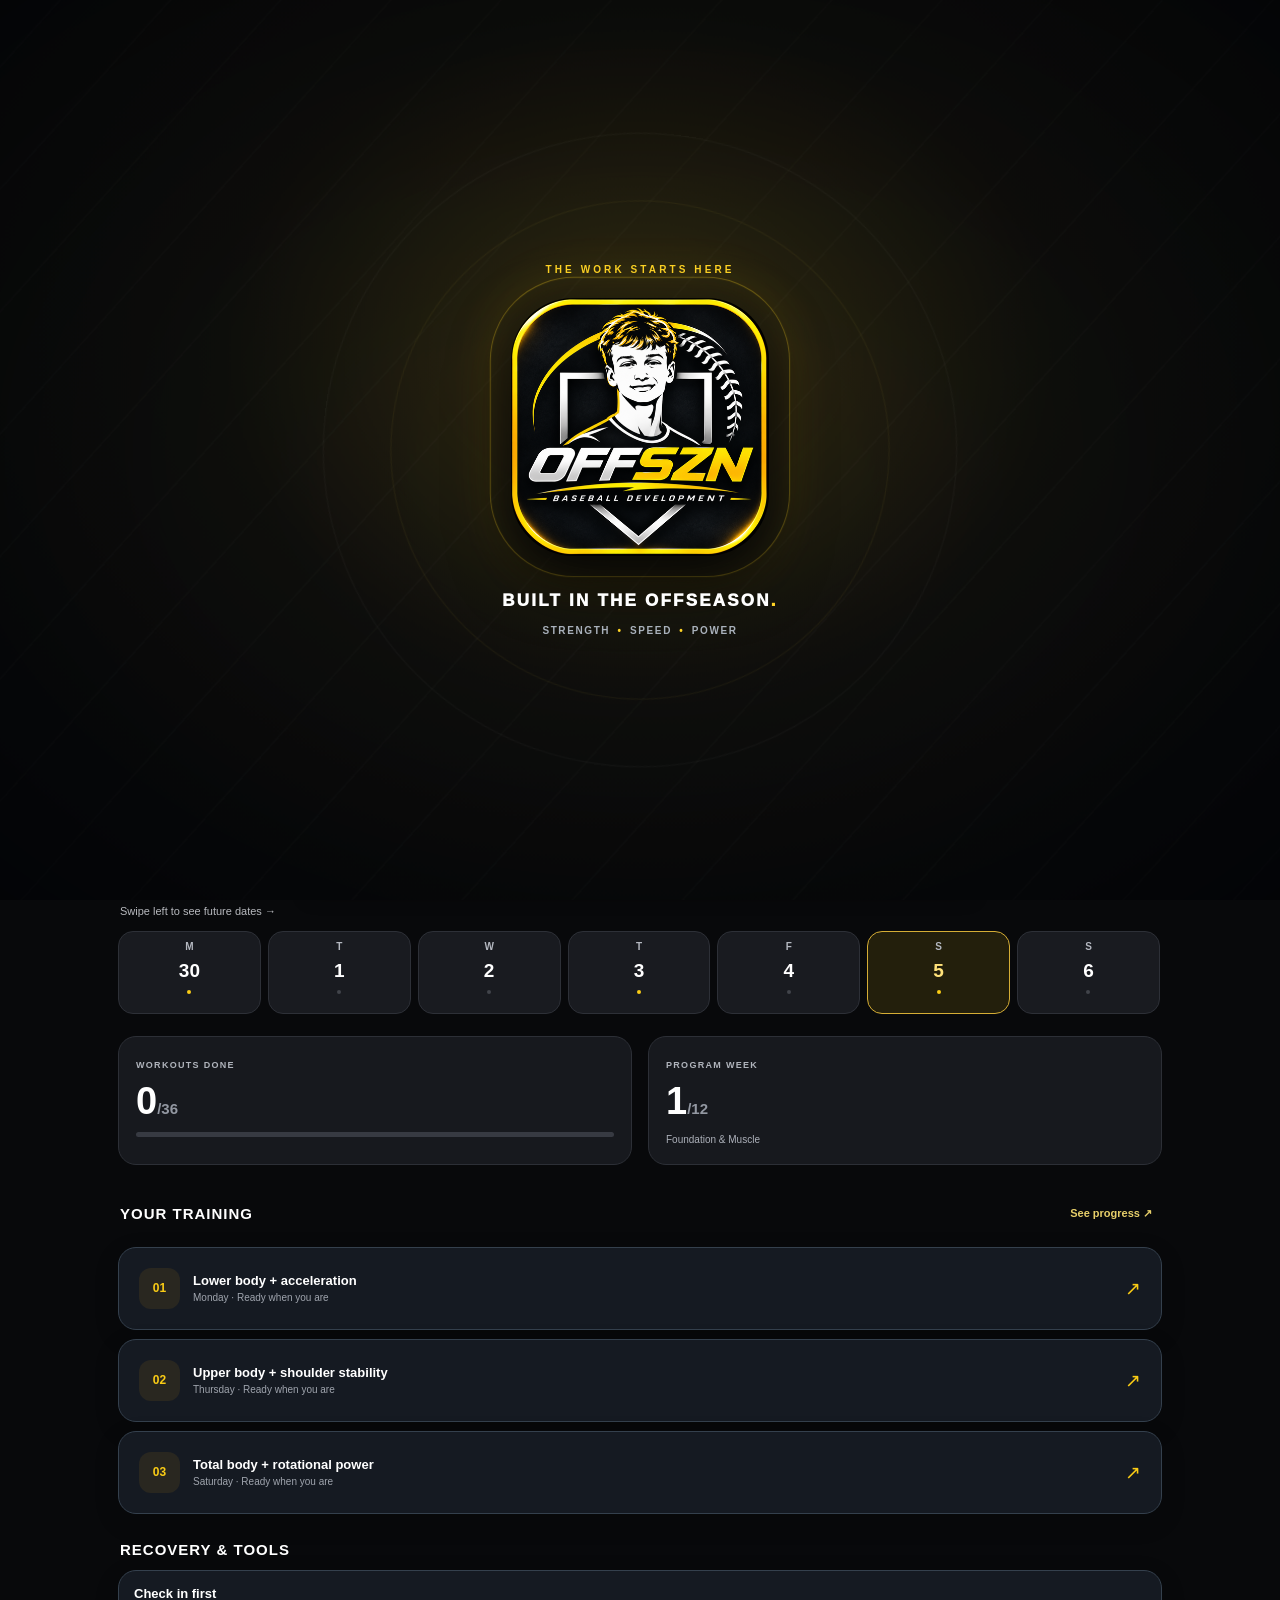
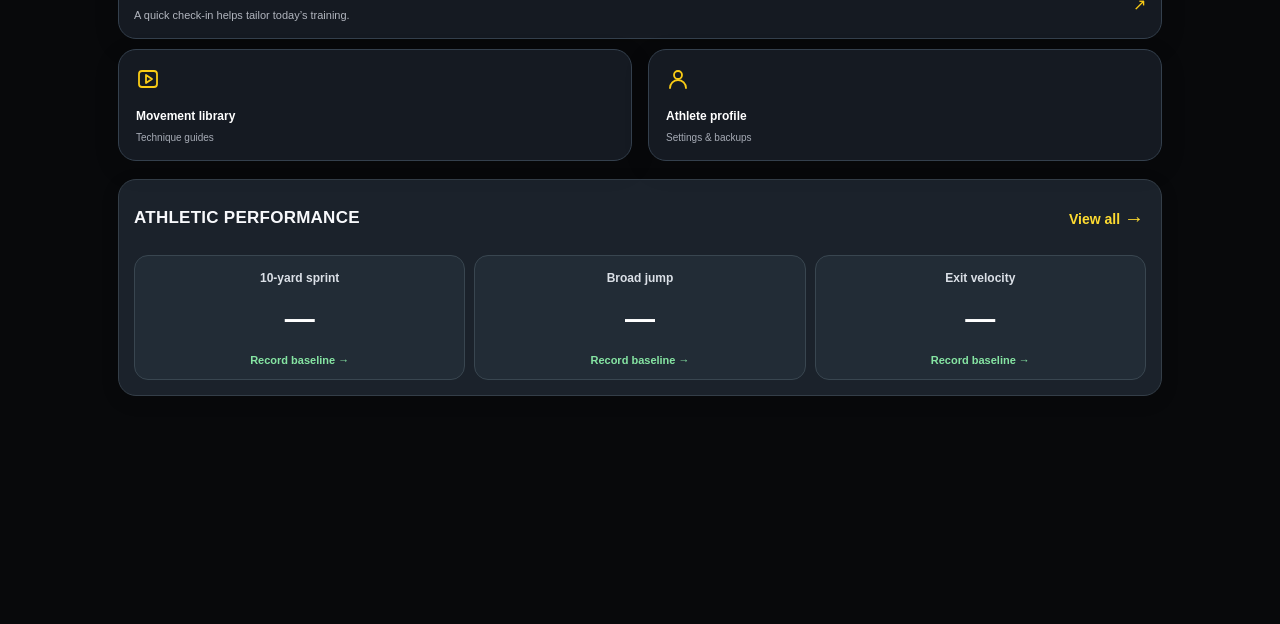
<file: index.html>
<!doctype html><html lang="en"><head><meta charset="utf-8"><meta name="viewport" content="width=device-width,initial-scale=1,viewport-fit=cover"><meta name="theme-color" content="#08090b"><meta name="apple-mobile-web-app-capable" content="yes"><meta name="apple-mobile-web-app-title" content="OFFSZN"><meta name="description" content="OFFSZN baseball strength, speed and athletic development tracker"><link rel="manifest" href="manifest.webmanifest?v=870"><link rel="apple-touch-icon" href="icon-180.png?v=870"><link rel="stylesheet" href="style.css?v=870"><title>OFFSZN | Baseball Development</title></head><body><div id="offsznIntro" class="offszn-intro" role="dialog" aria-label="OFFSZN opening animation" aria-modal="false">
  <div class="intro-atmosphere" aria-hidden="true"></div>
  <div class="intro-speedline intro-speedline-one" aria-hidden="true"></div>
  <div class="intro-speedline intro-speedline-two" aria-hidden="true"></div>
  <div class="intro-orbit intro-orbit-one" aria-hidden="true"></div>
  <div class="intro-orbit intro-orbit-two" aria-hidden="true"></div>
  <div class="intro-content">
    <div class="intro-overline">THE WORK STARTS HERE</div>
    <div class="intro-icon-wrap"><span class="intro-icon-halo" aria-hidden="true"></span><img src="icon-512.png?v=870" class="intro-logo" alt="OFFSZN baseball development logo"><span class="intro-shine" aria-hidden="true"></span></div>
    <div class="intro-tagline">BUILT IN THE OFFSEASON<span class="intro-period">.</span></div>
    <div class="intro-bottomline">STRENGTH <span>•</span> SPEED <span>•</span> POWER</div>
  </div>
</div><header><div class="brand"><button type="button" id="headerAvatar" class="header-avatar" aria-label="Open athlete profile" onclick="nav('profile')">JR</button><div><div class="eyebrow" id="headerAthleteName">OFFSZN · BASEBALL DEVELOPMENT</div><div class="brand-title">OFFSZN</div></div></div><div class="header-right"><div id="headerDate" class="header-date"></div><button id="headerSettings" class="header-settings" type="button" aria-label="Open settings" title="Settings" onclick="tab==='settings'?closeSettings():openSettings()"><svg viewBox="0 0 24 24" fill="none" stroke="currentColor" stroke-width="1.8" stroke-linecap="round" stroke-linejoin="round" aria-hidden="true"><path d="M10.4 2.6h3.2l.6 2.1a8 8 0 0 1 1.8.8l2-.9 2.3 2.3-.9 2a8 8 0 0 1 .8 1.8l2.1.6v3.2l-2.1.6a8 8 0 0 1-.8 1.8l.9 2-2.3 2.3-2-.9a8 8 0 0 1-1.8.8l-.6 2.1h-3.2l-.6-2.1a8 8 0 0 1-1.8-.8l-2 .9-2.3-2.3.9-2a8 8 0 0 1-.8-1.8l-2.1-.6v-3.2l2.1-.6a8 8 0 0 1 .8-1.8l-.9-2 2.3-2.3 2 .9a8 8 0 0 1 1.8-.8z"/><circle cx="12" cy="12" r="3.1"/></svg></button></div></header><main id="app" class="container" aria-live="polite"></main><nav id="bottomNav" aria-label="Main navigation"></nav><div id="timerDock" class="timer-dock hidden"></div><div id="toast" class="toast hidden" role="status"></div><script>(function(){
  var el=document.getElementById('offsznIntro');if(!el)return;
  var closed=false, timer=null;
  function close(){if(closed)return;closed=true;if(timer)clearTimeout(timer);el.classList.add('intro-exit');window.setTimeout(function(){if(el.parentNode)el.parentNode.removeChild(el)},750)}
  if(window.matchMedia&&window.matchMedia('(prefers-reduced-motion: reduce)').matches){close();return}
  timer=window.setTimeout(close,5100);
  window.addEventListener('pageshow',function(e){if(e.persisted)close()});
  document.addEventListener('visibilitychange',function(){if(document.visibilityState==='hidden')close()});
})();</script><script src="program.js?v=870"></script><script src="movement_catalog.js?v=870"></script><script src="app.js?v=870"></script></body></html>
</file>
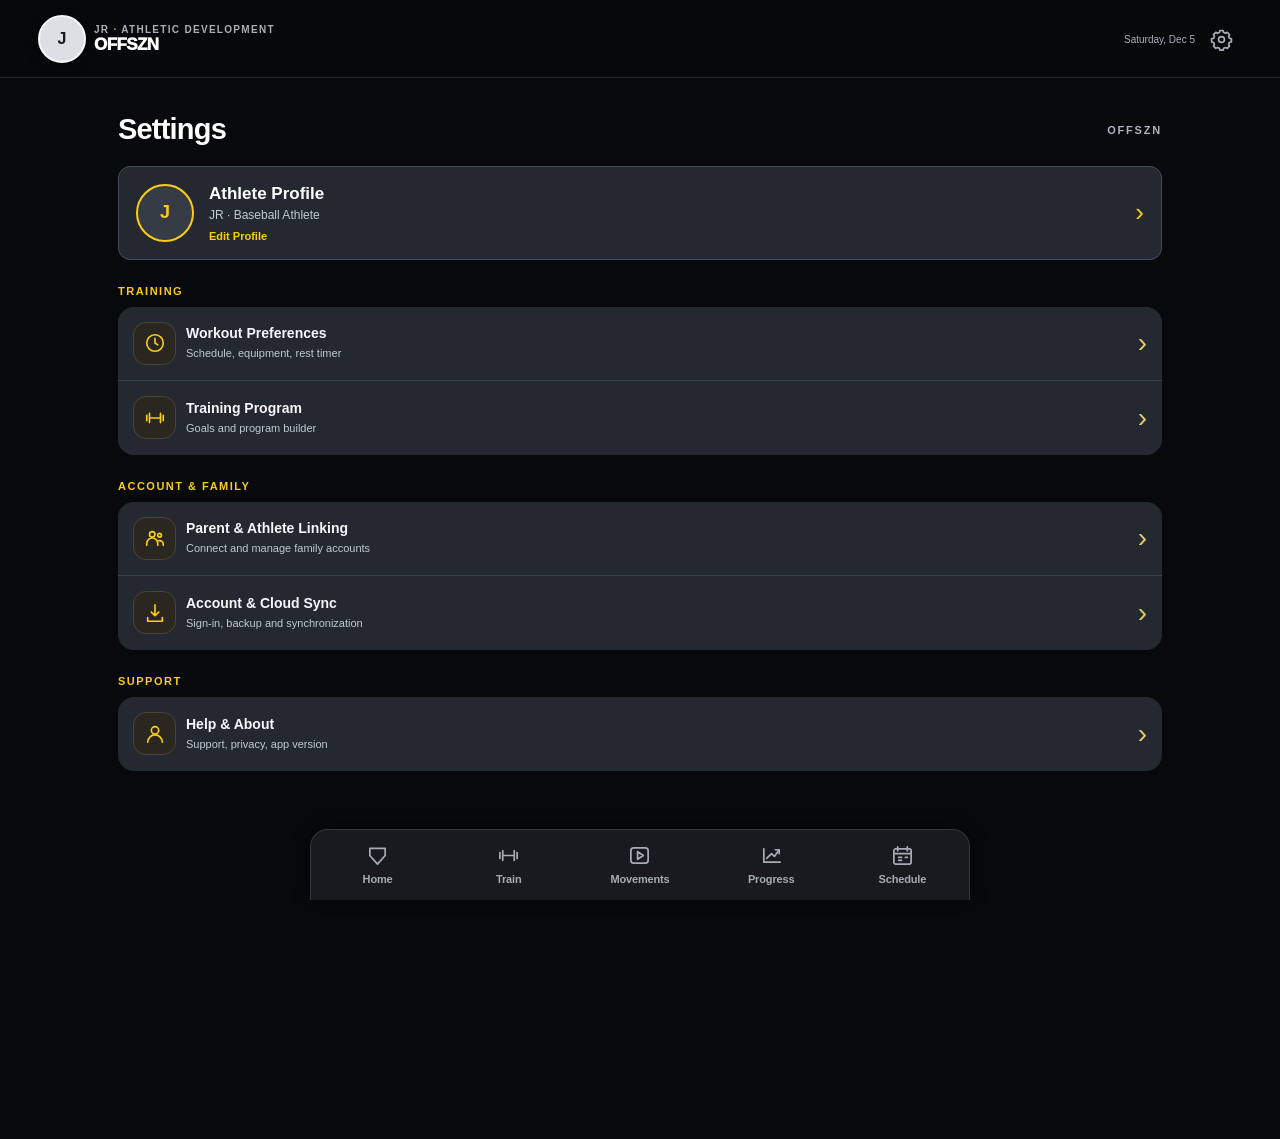
<file: preview.html>
<!doctype html><html lang="en"><head><meta charset="utf-8"><meta name="viewport" content="width=device-width,initial-scale=1,viewport-fit=cover"><meta name="theme-color" content="#08090b"><meta name="apple-mobile-web-app-capable" content="yes"><meta name="apple-mobile-web-app-title" content="OFFSZN"><meta name="description" content="OFFSZN baseball strength, speed and athletic development tracker"><link rel="manifest" href="manifest.webmanifest?v=856"><link rel="apple-touch-icon" href="icon-180.png?v=856"><link rel="stylesheet" href="style.css?v=856"><title>OFFSZN | Baseball Development</title></head><body><div id="offsznIntro" class="offszn-intro" role="dialog" aria-label="OFFSZN opening animation" aria-modal="false">
  <div class="intro-atmosphere" aria-hidden="true"></div>
  <div class="intro-speedline intro-speedline-one" aria-hidden="true"></div>
  <div class="intro-speedline intro-speedline-two" aria-hidden="true"></div>
  <div class="intro-orbit intro-orbit-one" aria-hidden="true"></div>
  <div class="intro-orbit intro-orbit-two" aria-hidden="true"></div>
  <div class="intro-content">
    <div class="intro-overline">THE WORK STARTS HERE</div>
    <div class="intro-icon-wrap"><span class="intro-icon-halo" aria-hidden="true"></span><img src="icon-512.png?v=856" class="intro-logo" alt="OFFSZN baseball development logo"><span class="intro-shine" aria-hidden="true"></span></div>
    <div class="intro-tagline">BUILT IN THE OFFSEASON<span class="intro-period">.</span></div>
    <div class="intro-bottomline">STRENGTH <span>•</span> SPEED <span>•</span> POWER</div>
  </div>
</div><header><div class="brand"><button type="button" id="headerAvatar" class="header-avatar" aria-label="Open athlete profile" onclick="nav('profile')">JR</button><div><div class="eyebrow" id="headerAthleteName">OFFSZN · BASEBALL DEVELOPMENT</div><div class="brand-title">OFFSZN</div></div></div><div class="header-right"><div id="headerDate" class="header-date"></div><button id="headerSettings" class="header-settings" type="button" aria-label="Open settings" title="Settings" onclick="tab==='settings'?closeSettings():openSettings()"><svg viewBox="0 0 24 24" fill="none" stroke="currentColor" stroke-width="1.8" stroke-linecap="round" stroke-linejoin="round" aria-hidden="true"><path d="M10.4 2.6h3.2l.6 2.1a8 8 0 0 1 1.8.8l2-.9 2.3 2.3-.9 2a8 8 0 0 1 .8 1.8l2.1.6v3.2l-2.1.6a8 8 0 0 1-.8 1.8l.9 2-2.3 2.3-2-.9a8 8 0 0 1-1.8.8l-.6 2.1h-3.2l-.6-2.1a8 8 0 0 1-1.8-.8l-2 .9-2.3-2.3.9-2a8 8 0 0 1-.8-1.8l-2.1-.6v-3.2l2.1-.6a8 8 0 0 1 .8-1.8l-.9-2 2.3-2.3 2 .9a8 8 0 0 1 1.8-.8z"/><circle cx="12" cy="12" r="3.1"/></svg></button></div></header><main id="app" class="container" aria-live="polite"></main><nav id="bottomNav" aria-label="Main navigation"></nav><div id="timerDock" class="timer-dock hidden"></div><div id="toast" class="toast hidden" role="status"></div><script>(function(){
  var el=document.getElementById('offsznIntro');if(!el)return;
  var closed=false, timer=null;
  function close(){if(closed)return;closed=true;if(timer)clearTimeout(timer);el.classList.add('intro-exit');window.setTimeout(function(){if(el.parentNode)el.parentNode.removeChild(el)},750)}
  if(window.matchMedia&&window.matchMedia('(prefers-reduced-motion: reduce)').matches){close();return}
  timer=window.setTimeout(close,5100);
  window.addEventListener('pageshow',function(e){if(e.persisted)close()});
  document.addEventListener('visibilitychange',function(){if(document.visibilityState==='hidden')close()});
})();</script><script src="program.js?v=856"></script><script src="movement_catalog.js?v=856"></script><script src="app.js?v=856"></script><script>setTimeout(()=>{document.getElementById("offsznIntro")?.remove();openSettings()},300)</script></body></html>
</file>
<file: style.css>
:root{--bg:#08090a;--panel:#151719;--panel2:#222529;--border:#454a50;--ink:#f6f6f7;--muted:#aeb2bc;--red:#cbd0d5;--red2:#838a91;--green:#d2d8dd;--amber:#c3c9cf;--radius:17px;font-family:system-ui,-apple-system,BlinkMacSystemFont,"Segoe UI",sans-serif;color:var(--ink);background:var(--bg)}*{box-sizing:border-box}body{margin:0;padding-bottom:92px}header{position:sticky;top:0;z-index:6;background:#0d0f15ed;backdrop-filter:blur(14px);border-bottom:1px solid var(--border);padding:12px max(15px,calc((100vw - 940px)/2))}.brand{display:flex;gap:11px;align-items:center}.mark{width:47px;height:47px;display:grid;place-items:center;background:var(--red);font-size:22px;font-weight:1000;transform:skew(-7deg);border-radius:7px}.mark span{font-size:10px;align-self:start;margin-left:-7px}.eyebrow{font-size:10px;letter-spacing:2px;font-weight:900;color:#d5d9dd}.brand-title{font-size:17px;letter-spacing:1px;font-weight:950}.brand-title b{color:var(--red)}.header-date{font-size:11px;color:var(--muted);margin-top:7px}.container{max-width:940px;margin:auto;padding:16px}h1{font-size:27px;line-height:1.1;margin:7px 0 12px;font-weight:950;letter-spacing:-.5px}h2{font-size:19px;margin:5px 0 13px}h3{font-size:16px;margin:8px 0}p{line-height:1.5;color:var(--muted)}small,.muted{color:var(--muted)}.card{background:var(--panel);border:1px solid var(--border);border-radius:var(--radius);padding:16px;margin-bottom:13px;box-shadow:0 6px 24px #0002}.hero{background:linear-gradient(145deg,#282b2f 0%,#191b1d 58%,#151719 100%);border-color:#535960}.row{display:flex;justify-content:space-between;align-items:center;gap:10px;flex-wrap:wrap}.grid{display:grid;grid-template-columns:repeat(2,minmax(0,1fr));gap:11px}.grid .card{margin-bottom:0}.metric{font-size:28px;font-weight:950;letter-spacing:-1px}.accent{color:#e5e8eb}.good{color:var(--green)}.pill{display:inline-block;border:1px solid #70767e;color:#e0e4e8;background:#303439;border-radius:100px;padding:5px 9px;font-size:11px;font-weight:800;letter-spacing:.4px}.pill.gray{border-color:#414653;color:#ccd1dc;background:#242934}.pill.green{border-color:#626a72;color:#e2e5e8;background:#32383d}.pill.amber{border-color:#626970;color:#e4e7ea;background:#33373b}button{font:inherit;border:0;cursor:pointer;border-radius:11px;padding:11px 14px;background:var(--red);color:#fff;font-weight:850;min-height:43px}button:active{transform:scale(.985)}button.secondary{background:#2b303b;color:#fff;border:1px solid #474e5c}button.ghost{background:transparent;color:#fff;border:1px solid #505663}button.small{font-size:12px;padding:7px 10px;min-height:33px}button:disabled{opacity:.45;cursor:not-allowed}.wide{width:100%}.tabrow{display:flex;gap:7px;overflow-x:auto;padding:4px 0 9px}.tabrow button{flex:1;white-space:nowrap}.bar{height:9px;background:#333743;border-radius:9px;overflow:hidden}.bar>span{display:block;height:100%;background:linear-gradient(90deg,#838a91,#d5d9de);transition:width .25s}.progresslabel{display:flex;justify-content:space-between;gap:8px;margin:7px 0}.event{display:flex;align-items:center;gap:10px;border-bottom:1px solid #303540;padding:11px 0}.event:last-child{border:0}.event-icon{width:36px;height:36px;display:grid;place-items:center;background:#2b303b;border-radius:10px;font-size:19px}.event-body{flex:1}.event-body b{display:block;font-size:14px}.event-body small{display:block}.workout-card{border-left:3px solid #cbd0d5}.exercise-head{display:flex;justify-content:space-between;gap:12px;align-items:start}.exercise-head h3{margin:7px 0 3px}.set-head,.set-row{display:grid;grid-template-columns:29px minmax(70px,1fr) minmax(65px,1fr) 46px;gap:8px;align-items:center}.set-head{font-size:11px;color:#aeb2bc;margin:12px 0 4px}.set-row{margin:7px 0}.set-row>span{text-align:center;color:#ddd}.set-row.done{opacity:.73}.set-row input{width:100%}.set-row button{min-height:40px;padding:7px;background:#303641}.set-row button.checked{background:#5e666e;color:white}.set-row button:focus-visible,button:focus-visible,input:focus-visible,select:focus-visible{outline:2px solid #e8ebef;outline-offset:2px}.stepper{display:flex;gap:5px;flex-wrap:wrap;margin-top:9px}.stepper button{padding:6px 10px;min-height:31px;font-size:12px}.mini{font-size:12px;color:var(--muted)}input,select,textarea{font:inherit;color:#fff;background:#0f131c;border:1px solid #525967;border-radius:9px;padding:10px;min-height:40px;max-width:100%}input[type=number]{min-width:0}input[type=checkbox]{width:19px;height:19px;accent-color:var(--red)}textarea{width:100%;min-height:70px}label{font-size:12px;color:#c4c9d3;font-weight:650}label input,label select{display:block;margin-top:5px}details summary{cursor:pointer;font-weight:800}details p{margin:10px 0}nav{position:fixed;bottom:0;left:0;right:0;z-index:8;background:#11141bef;backdrop-filter:blur(15px);border-top:1px solid #393d49;display:flex;justify-content:space-around;padding:7px 4px max(9px,env(safe-area-inset-bottom))}nav button{background:transparent;color:#a6abb8;font-size:11px;font-weight:750;min-height:54px;min-width:56px;padding:5px 7px}nav button.active{color:#fff;background:#4d535a}nav button .ico{display:block;font-size:20px;margin-bottom:3px}.timer-dock{position:fixed;bottom:81px;right:12px;left:12px;max-width:500px;margin:auto;background:#262a2e;border:1px solid #cbd0d5;border-radius:15px;padding:13px;z-index:9;box-shadow:0 5px 25px #0009}.timer-dock strong{font-size:30px}.toast{position:fixed;top:94px;left:50%;transform:translateX(-50%);max-width:90%;width:max-content;padding:13px 18px;background:#2b3434;border:1px solid #d2d8dd;border-radius:12px;z-index:11;box-shadow:0 10px 30px #0009}.hidden{display:none!important}.notice{padding:12px;border-radius:12px;background:#33373b;border:1px solid #626970;color:#e7e9eb;font-size:13px;line-height:1.5}.notice.danger{background:#30343a;border-color:#666d74;color:#f1f2f3}.notice.good{background:#30363b;border-color:#60676e;color:#e0e3e6}.chart{width:100%;height:210px}.scroll{overflow-x:auto}table{width:100%;border-collapse:collapse;font-size:12px}td,th{padding:10px 7px;text-align:left;border-bottom:1px solid #363c48}th{color:#d5d8df}td input{width:75px}.badge-grid{display:grid;grid-template-columns:repeat(2,minmax(0,1fr));gap:10px}.badge{padding:13px;background:#252933;border:1px solid #414651;border-radius:12px;text-align:center}.badge.locked{opacity:.45}.badge .emoji{font-size:27px}.badge b{display:block;font-size:12px}.badge small{display:block;margin-top:5px;font-size:11px}.daybox{border:1px solid #454a55;border-radius:12px;padding:10px;margin-bottom:10px}.divider{border:0;border-top:1px solid #343a45;margin:16px 0}.actionrow{display:flex;gap:8px;flex-wrap:wrap}.actionrow button{flex:1}.right{text-align:right}@media(min-width:680px){.two-col{display:grid;grid-template-columns:1.05fr .95fr;gap:13px}.two-col>*{min-width:0}.badge-grid{grid-template-columns:repeat(3,minmax(0,1fr))}header{display:flex;justify-content:space-between;align-items:center}.header-date{margin:0}}@media(prefers-reduced-motion:reduce){*{transition:none!important;animation:none!important}}
.calendar-grid{display:grid;grid-template-columns:repeat(7,minmax(0,1fr));gap:6px;margin-top:12px}.calendar-grid>small{text-align:center;font-weight:850}.cal-day{position:relative;min-height:45px;padding:7px 3px;border:1px solid #424753;background:#252a34;color:#e8ebf0}.cal-day.chosen{background:#7f878f;border-color:#dce0e4}.cal-day i{position:absolute;bottom:0;left:50%;font-style:normal;color:#e3e7ea}

/* Athlete profile v5.1 */
.profile-hero{background:linear-gradient(135deg,#30343a,#171a23 68%);border-color:#646b73}.profile-head{display:flex;gap:16px;align-items:center;margin-bottom:18px}.profile-avatar{width:88px;height:88px;flex:none;border-radius:23px;background:linear-gradient(145deg,#dfe3e7,#6f767e);display:grid;place-items:center;font-size:32px;font-weight:950;letter-spacing:-2px;box-shadow:0 8px 26px #0006;border:2px solid #f0f2f4}.profile-identity{min-width:0}.profile-identity h1{font-size:30px;margin:9px 0 4px}.profile-identity p{margin:0 0 9px;color:#e0e1e6}.profile-number{font-size:16px;color:#e4e7ea}.profile-tags{display:flex;flex-wrap:wrap;gap:6px}.profile-tags span{border:1px solid #5c636a;border-radius:100px;padding:4px 9px;font-size:11px;color:#e8ebee}.profile-stats{display:grid;grid-template-columns:repeat(3,minmax(0,1fr));gap:10px;margin-bottom:13px}.profile-stat{margin:0;text-align:center;padding:15px 6px}.profile-stat b{display:block;font-size:27px;font-weight:950}.profile-stat small{display:block;font-size:11px}.profile-week{display:grid;grid-template-columns:1fr 1fr;gap:9px;margin:17px 0}.profile-week>div{padding:13px;border-radius:12px;background:#222631}.profile-week strong,.profile-week small{display:block}.profile-week strong{font-size:16px}.profile-week small{font-size:11px;margin-top:5px}.profile-goal{display:flex;gap:11px;padding:13px;border-radius:12px;border:1px solid #575f66;background:#292d32;margin-bottom:15px}.profile-goal>span{font-size:25px}.profile-goal b{font-size:13px}.profile-goal p{font-size:13px;margin:4px 0 0}.profile-menu{display:flex;width:100%;text-align:left;align-items:center;gap:12px;background:transparent;border:0;border-bottom:1px solid #353945;border-radius:0;padding:14px 3px;min-height:65px}.profile-menu:last-child{border-bottom:0}.profile-menu-icon{display:grid;place-items:center;width:42px;height:42px;border-radius:12px;background:#2c303b;font-size:21px;flex:none}.profile-menu-text{flex:1;min-width:0}.profile-menu-text b{display:block;font-size:14px}.profile-menu-text small{display:block;font-size:11px;margin-top:4px;line-height:1.35}.profile-chevron{font-size:28px;color:#9ca2af}.profile-footer{display:flex;justify-content:space-between;gap:8px;color:#9ca2af;font-size:10px;font-weight:800;letter-spacing:.5px;padding:8px 3px 18px}@media(max-width:400px){.profile-avatar{width:70px;height:70px;font-size:26px}.profile-identity h1{font-size:25px}.profile-stat b{font-size:23px}.profile-week{grid-template-columns:1fr}}

/* Version 5.2: black / white / silver visual system */
:root{--bg:#08090a;--panel:#151719;--panel2:#222529;--border:#454a50;--ink:#f7f8f9;--muted:#b7bec5;--red:#cbd0d5;--red2:#858d95;--green:#dce0e4;--amber:#bfc6cd;color-scheme:dark}
button:not(.secondary):not(.ghost):not(.small):not(.profile-menu):not(.active):not(.nav-item){color:#111417}button.checked{color:#111417!important}.mark{color:#111417}.hero,.profile-hero{background:linear-gradient(135deg,#30353a,#141719 70%);border-color:#5c636b}.profile-avatar{color:#111417;background:linear-gradient(135deg,#f0f2f4,#9199a1);border-color:#f0f2f4}.pill{background:#34393e;border-color:#737b84;color:#f0f2f4}.accent{color:#e6e9ec}.bar>span{background:linear-gradient(90deg,#858c94,#e4e7ea)}.workout-card{border-left-color:#cbd0d5}nav button.active{background:#454c53;color:#fff}.set-row button.checked{background:#aeb5bc;color:#111417}.cal-day.chosen{background:#69727b;border-color:#e4e7ea}.timer-dock{border-color:#9ba3aa;background:#262a2e}.toast{border-color:#bfc5cb}.notice,.notice.good,.notice.danger{background:#2b3035;border-color:#687079;color:#e7eaed}

/* v5.3 athlete photo and growth */
.profile-avatar{overflow:hidden}.profile-avatar img{width:100%;height:100%;object-fit:cover;display:block}.photo-edit{display:flex;gap:15px;align-items:center;margin:18px 0;flex-wrap:wrap}.photo-edit>div:last-child{flex:1;min-width:170px}.photo-edit input[type=file]{max-width:100%;font-size:12px}.growth-chart{display:block;width:100%;height:auto;max-height:240px;margin:10px 0}.growth-summary{display:grid;grid-template-columns:1fr 1fr;gap:10px;margin:12px 0}.growth-summary>div{border:1px solid #555d65;border-radius:12px;padding:15px;background:#24282c}.growth-summary small,.growth-summary b{display:block}.growth-summary b{font-size:23px;margin-top:5px}

/* v5.3.1: ensure all five bottom navigation items remain visible on dark theme */
#bottomNav{display:grid;grid-template-columns:repeat(5,minmax(0,1fr));align-items:stretch;width:100%;box-sizing:border-box}
#bottomNav button{color:#cbd0d5!important;background:transparent;min-width:0;width:100%;font-size:11px;padding:6px 2px;white-space:nowrap}
#bottomNav button.active{color:#fff!important;background:#454b52}
#bottomNav button .ico{color:inherit}

/* v5.3.2 — contrasting silver bottom navigation */
#bottomNav{background:#424a53!important;border-top:1px solid #89929c;box-shadow:0 -5px 24px rgba(0,0,0,.45);backdrop-filter:blur(16px)}
#bottomNav button{color:#f0f2f4!important;background:transparent!important;border-radius:12px}
#bottomNav button.active{background:#e3e7eb!important;color:#161b20!important;font-weight:900}
#bottomNav button.active .ico{color:#161b20!important}

/* v5.3.3: clearly silver bottom navigation, including installed iOS PWA */
html body #bottomNav{background:#c4c9cf!important;background-image:none!important;border-top:2px solid #f1f3f5!important;box-shadow:0 -6px 25px #0007!important;backdrop-filter:none!important;-webkit-backdrop-filter:none!important}
html body #bottomNav button{background:transparent!important;color:#252b31!important;text-shadow:none!important;border-radius:12px!important}
html body #bottomNav button .ico{color:inherit!important}
html body #bottomNav button.active{background:#22272d!important;color:#fff!important}
html body #bottomNav button.active .ico{color:#fff!important}
.header-avatar{width:48px;height:48px;min-width:48px;min-height:48px;flex:none;padding:0;border-radius:50%;overflow:hidden;display:grid;place-items:center;background:#dce0e4!important;color:#171b20!important;border:2px solid #f6f7f8;font-size:16px;font-weight:900;line-height:1;box-shadow:0 3px 12px #0008;cursor:pointer}
.header-avatar img{width:100%;height:100%;object-fit:cover;display:block}
#headerAthleteName{max-width:50vw;overflow:hidden;text-overflow:ellipsis;white-space:nowrap}

/* v5.4 video demonstration center */
.video-overlay{position:fixed;inset:0;z-index:10000;background:rgba(0,0,0,.82);display:flex;align-items:flex-end;justify-content:center;padding:12px 8px max(12px,env(safe-area-inset-bottom))}.video-sheet{background:#1b1e22;color:#f7f8f9;border:1px solid #858b93;border-radius:20px 20px 14px 14px;padding:18px;width:min(100%,640px);max-height:92dvh;overflow-y:auto;box-shadow:0 20px 90px #000}.video-sheet h2{margin:16px 0}.video-sheet .row{align-items:center}.video-frame{aspect-ratio:16/9;background:#000;border-radius:12px;overflow:hidden}.video-frame iframe{width:100%;height:100%;border:0}.video-empty{min-height:190px;border:1px dashed #737a82;border-radius:12px;display:flex;align-items:center;justify-content:center;flex-direction:column;text-align:center;padding:22px;background:#282d33}.video-empty p{max-width:320px;color:#c8cdd2}.video-play{font-size:34px;margin-bottom:8px}.video-cues{display:grid;gap:10px;margin:14px 0}.video-cues>div{background:#282c31;border-radius:12px;padding:12px;border:1px solid #414850}.video-cues p{margin:7px 0 0;color:#e2e5e9}.video-url-label{display:block;margin-top:12px}.video-url-label input{width:100%;margin-top:6px}.video-filter-row{display:flex;gap:7px;overflow-x:auto;padding:12px 0}.video-filter-row button{white-space:nowrap;flex-shrink:0}.video-library-item{display:flex;align-items:center;justify-content:space-between;gap:12px}.video-library-item>div{min-width:0}.video-library-item button{flex-shrink:0}.video-sheet a.button{display:inline-flex;align-items:center;justify-content:center;text-decoration:none;border-radius:10px;padding:12px}.video-sheet .actionrow{flex-wrap:wrap}@media(max-width:420px){.video-library-item{flex-direction:column;align-items:stretch}.video-sheet{padding:13px}.video-sheet .actionrow>*{flex:1}}

/* v5.5 illustrated exercise guides */
.illustration-stage{position:relative;background:radial-gradient(circle at 50% 35%,#323944 0%,#15191f 72%);border:1px solid #67707b;border-radius:15px;min-height:280px;display:grid;place-items:center;overflow:hidden;margin:12px 0 8px}
.anatomy-svg{width:min(100%,330px);height:300px;display:block}
.illustration-caption{position:absolute;left:12px;bottom:10px;font-size:10px;letter-spacing:1.2px;color:#cdd3d9;font-weight:800}
.figure-motion{transform-origin:160px 202px;animation:body-bob 2.8s ease-in-out infinite}
.anatomy-squat .figure-motion{animation:squat-motion 2.8s ease-in-out infinite}
.anatomy-hinge .torso-motion{transform-origin:160px 205px;animation:hinge-motion 2.8s ease-in-out infinite}
.anatomy-press .arms-motion{transform-origin:160px 143px;animation:press-motion 2.8s ease-in-out infinite}
.anatomy-pull .arms-motion{transform-origin:160px 143px;animation:pull-motion 2.8s ease-in-out infinite}
.anatomy-run .legs-motion{transform-origin:160px 208px;animation:run-motion 1.1s ease-in-out infinite}
.anatomy-jump .figure-motion{animation:jump-motion 2.5s ease-in-out infinite}
.anatomy-rotate .torso-motion{transform-origin:160px 203px;animation:rotate-motion 2.5s ease-in-out infinite}
.anatomy-brace .figure-motion{animation:brace-motion 3s ease-in-out infinite}
.illustration-stage.paused *{animation-play-state:paused!important}
.illustration-actions{display:flex;gap:8px;margin-bottom:12px}
.muscle-panel{border:1px solid #4f5862;background:#22272e;padding:13px;border-radius:12px;margin-bottom:12px}
.muscle-panel p{margin:6px 0;color:#e4e7eb;text-transform:capitalize;font-size:13px}
.muscle-dot{display:inline-block;width:10px;height:10px;border-radius:50%;margin-right:7px}.muscle-dot.primary{background:#ff715e}.muscle-dot.secondary{background:#e7aa9d}
.coach-video{border-top:1px solid #515964;margin-top:16px;padding-top:14px}.coach-video summary{color:#e7eaed}
@keyframes squat-motion{0%,100%{transform:translateY(0) scaleY(1)}45%,55%{transform:translateY(26px) scaleY(.84)}}
@keyframes hinge-motion{0%,100%{transform:rotate(0)}45%,55%{transform:rotate(24deg)}}
@keyframes press-motion{0%,100%{transform:translateY(0)}45%,55%{transform:translateY(-25px)}}
@keyframes pull-motion{0%,100%{transform:rotate(0)}45%,55%{transform:rotate(-11deg)}}
@keyframes run-motion{0%,100%{transform:rotate(-10deg)}50%{transform:rotate(10deg)}}
@keyframes jump-motion{0%,100%{transform:translateY(0)}45%,55%{transform:translateY(-32px)}}
@keyframes rotate-motion{0%,100%{transform:rotate(-10deg)}50%{transform:rotate(10deg)}}
@keyframes brace-motion{0%,100%{transform:translateY(0)}50%{transform:translateY(-5px)}}
@keyframes body-bob{0%,100%{transform:translateY(0)}50%{transform:translateY(8px)}}
@media(prefers-reduced-motion:reduce){.illustration-stage *{animation:none!important}}

/* Four primary-lift exercise-specific position sequences */
.primary-lift-svg{width:min(100%,330px);height:300px;display:block}
.lift-pose{opacity:0;animation:lift-pose-cycle 4.8s steps(1,end) infinite}
.lift-pose-0{animation-delay:0s}.lift-pose-1{animation-delay:-1.2s}.lift-pose-2{animation-delay:-2.4s}.lift-pose-3{animation-delay:-3.6s}
@keyframes lift-pose-cycle{0%,24.99%{opacity:1}25%,100%{opacity:0}}
@media(prefers-reduced-motion:reduce){.lift-pose{animation:none!important;opacity:0}.lift-pose-0{opacity:1}}

/* v5.7: six-item silver bottom navigation, including narrow iPhones */
html body #bottomNav{background:#c5cbd1!important;border-top:1px solid #eef1f4!important;display:grid!important;grid-template-columns:repeat(6,minmax(0,1fr));gap:2px;padding:6px 3px max(8px,env(safe-area-inset-bottom))!important}
html body #bottomNav button{display:flex!important;flex-direction:column;justify-content:center;align-items:center;min-width:0!important;width:100%;min-height:55px;padding:5px 1px!important;margin:0;color:#20252b!important;background:transparent!important;font-size:clamp(8px,2.25vw,11px)!important;line-height:1.15;white-space:nowrap;letter-spacing:-.2px}
html body #bottomNav button .ico{font-size:21px;margin-bottom:4px;color:inherit!important}
html body #bottomNav button.active{background:#23272d!important;color:#fff!important;border-radius:11px}
html body #bottomNav button.active .ico{color:#fff!important}
.video-library-item{border-left:3px solid #b8c0c9}
@media(max-width:360px){html body #bottomNav button .ico{font-size:18px}html body #bottomNav button{font-size:8px!important}}

/* v5.8 anatomy illustration refinements */
.illustration-stage{background:radial-gradient(ellipse at 50% 34%,#303b46 0%,#161b21 56%,#0a0d11 100%);border:1px solid #576371;border-radius:18px;box-shadow:inset 0 1px 0 #ffffff22,0 12px 35px #0007}
.primary-lift-svg{width:min(100%,380px);height:340px;filter:drop-shadow(0 6px 12px #0009)}
.lift-diagram-label{font-size:10px;letter-spacing:1.8px;font-weight:700;fill:#d4dce4}
.muscle-panel{border:1px solid #596572;border-radius:14px}

/* Individual exercise-specific four-phase sequences */
.jr-individual-svg .jr-individual-frame{opacity:0;animation:jrIndividualCycle 5.6s steps(1,end) infinite}
.jr-individual-svg .jr-individual-frame-0{animation-delay:0s}
.jr-individual-svg .jr-individual-frame-1{animation-delay:-4.2s}
.jr-individual-svg .jr-individual-frame-2{animation-delay:-2.8s}
.jr-individual-svg .jr-individual-frame-3{animation-delay:-1.4s}
@keyframes jrIndividualCycle{0%,24.99%{opacity:1}25%,100%{opacity:0}}
.illustration-stage.paused .jr-individual-frame{animation-play-state:paused}
@media(prefers-reduced-motion:reduce){.jr-individual-svg .jr-individual-frame{animation:none;opacity:0}.jr-individual-svg .jr-individual-frame-0{opacity:1}}

/* V6.1: Original motion studio */
.jr-motion-studio{background:radial-gradient(ellipse at 50% 30%,#35404c,#11161d 73%);border:1px solid #75818d;border-radius:16px;padding:12px;margin:12px 0}.jr-motion-top,.jr-motion-key{display:flex;justify-content:space-between;gap:8px;align-items:center;font-size:10px;font-weight:850;letter-spacing:1px;color:#dce4ec}.jr-motion-top span:last-child{color:#f3a18e}.jr-motion-studio svg{display:block;max-width:360px;width:100%;height:auto;margin:0 auto;filter:drop-shadow(0 12px 14px #0008)}.jr-motion-key{justify-content:center;gap:18px;font-size:10px;letter-spacing:0}.jr-motion-key i{display:inline-block;width:9px;height:9px;border-radius:50%;background:#ff735e;margin-right:4px}.jr-motion-key span:last-child i{background:#c4cbd2}.jr-motion-studio input[type=range]{width:100%;accent-color:#ff735e;margin:12px 0}.jr-motion-controls{display:flex;gap:8px;align-items:center;flex-wrap:wrap}.jr-motion-controls label{display:flex;align-items:center;gap:6px;font-size:12px}.jr-motion-controls select{width:auto;min-width:76px;padding:5px}.jr-motion-controls button{color:#f7f7f7!important}.jr-motion-studio .mini{font-size:11px;margin:10px 0 0}

/* 6.2 premium guide layout */
.video-sheet{background:linear-gradient(155deg,#171d23,#090d11 78%);border:1px solid #59616a;box-shadow:0 20px 75px #000d}.video-sheet h2{letter-spacing:-.03em}.jr-motion-studio{background:radial-gradient(ellipse at 52% 26%,#37414b,#13191f 62%,#080c10);border-color:#646f7a;box-shadow:inset 0 0 35px #ffffff0b}.jr-motion-studio svg{max-height:410px}.jr-guide-tabs{display:grid;grid-template-columns:repeat(3,1fr);gap:4px;margin:16px 0 10px;padding:4px;background:#272d33;border:1px solid #505961;border-radius:12px}.jr-guide-tab{border:0;background:transparent;color:#d3d7db;padding:12px 5px;font-size:11px;font-weight:850;letter-spacing:.6px;border-radius:9px}.jr-guide-tab.active{background:linear-gradient(#fff,#dfe4e8);color:#10151a}.muscle-panel{border:1px solid #525b63;border-radius:12px;background:#1c242a;padding:15px}.video-cues>div{background:#1c242a;border:1px solid #515b64;border-radius:12px;padding:15px;margin-top:8px}.jr-motion-controls button{border-color:#aab2b9!important}.jr-motion-top span:last-child{color:#ff846c}

/* v6.3 original offline-rendered exercise videos */
.jr-rendered-stage{position:relative;background:#0b1119;border:1px solid #3a4654;border-radius:16px;overflow:hidden;margin:14px 0 8px;text-align:center}.jr-rendered-stage video{display:block;width:100%;max-height:58vh;object-fit:contain;background:#0b1119}.jr-rendered-stage .illustration-caption{position:absolute;top:9px;left:9px;background:#111a23df;padding:5px 8px;border-radius:7px;font-size:9px;letter-spacing:.06em;pointer-events:none}

/* JR PERFORMANCE 7.0 — premium, consistent dark-mode redesign */
:root{color-scheme:dark;--v7-bg:#08090b;--v7-card:#181a1f;--v7-stroke:#2b2e35;--v7-silver:#bfc2c9}
html,body{background:var(--v7-bg)!important;color:#f6f7f8!important;font-family:Inter,-apple-system,BlinkMacSystemFont,"Segoe UI",sans-serif!important}
body{min-height:100dvh}body header{background:#08090bf5!important;border-bottom:1px solid #23252a!important;box-shadow:none!important}body header .brand-title{color:#fff!important;letter-spacing:-.04em}body header .eyebrow,body header .header-date{color:#aaaeb7!important}
body .container{max-width:920px;padding-top:21px;padding-bottom:130px}body .card{background:#15171b!important;border:1px solid #292c32!important;border-radius:19px!important;box-shadow:none!important;color:#f4f5f6!important}body .card.hero{background:linear-gradient(145deg,#23262d,#111216)!important}body .card p,body .card small,body .muted{color:#b5b9c1}body h1,body h2,body h3{letter-spacing:-.045em;color:#fff}body .accent{color:#e2e5eb!important}body .pill{background:#d7dae0!important;color:#14161b!important}body .pill.gray{background:#30333a!important;color:#d9dce2!important}body .pill.amber{background:#4a4235!important;color:#f6e5bf!important}body .pill.green{background:#303a33!important;color:#c5e4cd!important}
body button:not(.cal-day){transition:transform .12s ease,background .12s ease}body button:active{transform:scale(.985)}body button:not(.secondary):not(.small):not(.jr-guide-tab):not(.week-day):not(.v7-round):not(.v7-session-row):not(.v7-tool):not(.v7-primary):not(.v7-video-button){background:#e7e9ed;color:#111318}body .secondary{background:#24272d!important;color:#f0f2f5!important;border:1px solid #454951!important}body input,body textarea,body select{background:#0f1115!important;color:#fff!important;border:1px solid #41454e!important;border-radius:11px!important;min-height:42px}body input:focus-visible,body button:focus-visible,body select:focus-visible{outline:2px solid #e7e9ed;outline-offset:2px}body .bar{background:#353840!important}body .bar span{background:linear-gradient(90deg,#9b9fa9,#f0f1f3)!important}
html body #bottomNav{position:fixed!important;z-index:150!important;background:#101114f5!important;border-top:1px solid #33363d!important;grid-template-columns:repeat(4,minmax(0,1fr))!important;padding:8px 12px max(10px,env(safe-area-inset-bottom))!important;gap:8px!important;backdrop-filter:blur(18px)}html body #bottomNav button{color:#a2a6ae!important;font-size:11px!important;min-height:55px!important;border-radius:13px!important}html body #bottomNav button.active{color:#0d0f12!important;background:#e4e6eb!important}html body #bottomNav button.active .ico{color:#0d0f12!important}
.v7-kicker,.v7-label{font-size:10px;font-weight:850;letter-spacing:2px;color:#aeb2bb}.v7-greeting{display:flex;justify-content:space-between;align-items:flex-start;gap:15px;padding:11px 3px 22px}.v7-greeting h1{font-size:clamp(37px,8vw,67px);line-height:.98;margin:13px 0 12px;font-weight:900}.v7-greeting h1 em,.v7-workout-heading h1 em{font-style:normal;color:#b8bdc7}.v7-greeting p{margin:0;color:#b1b4bc;font-size:13px}.v7-round{border:1px solid #3a3d44!important;border-radius:50%;height:45px;width:45px;background:#1a1c21!important;color:#fff!important;font-size:21px;flex-shrink:0}
.v7-hero{position:relative;overflow:hidden;padding:25px 23px 23px;border-radius:23px;background:linear-gradient(145deg,#343841 0%,#1b1e25 44%,#111318 100%);border:1px solid #464a52;box-shadow:0 16px 35px #0006}.v7-hero-top{display:flex;justify-content:space-between;align-items:center;position:relative;z-index:1}.v7-chip{font-size:10px;letter-spacing:1px;background:#f0f1f3;color:#101216;border-radius:30px;padding:8px 11px;font-weight:850}.v7-hero-mark{position:absolute;right:-6px;top:25px;font-weight:1000;font-style:italic;font-size:clamp(125px,29vw,220px);line-height:1;letter-spacing:-22px;color:#ffffff10;pointer-events:none}.v7-hero-mark span{color:#ffffff08}.v7-hero h2{font-size:clamp(28px,6vw,43px);margin:43px 0 5px;position:relative;max-width:410px;text-transform:uppercase}.v7-hero p{font-size:12px;color:#c2c5cc;margin:0 0 22px;position:relative}.v7-primary{width:100%;background:#f1f2f4!important;color:#111318!important;border:0!important;border-radius:13px!important;padding:17px 18px!important;font-weight:900;letter-spacing:.6px;display:flex;align-items:center;justify-content:space-between;position:relative}.v7-primary span{font-size:20px}
.v7-section-title{display:flex;justify-content:space-between;align-items:center;gap:12px;margin:27px 2px 12px}.v7-section-title h2{font-size:15px;letter-spacing:1px;margin:0}.v7-section-title button{border:0;background:transparent!important;color:#bfc3ca!important;font-size:11px;font-weight:750;padding:8px}.v7-week-strip{display:grid;grid-template-columns:repeat(7,minmax(0,1fr));gap:7px}.week-day{background:#191b20!important;border:1px solid #2d3037!important;color:#b4b8c0!important;min-width:0;border-radius:15px!important;padding:12px 3px 10px!important;display:flex;align-items:center;flex-direction:column;gap:8px}.week-day span{font-size:10px;font-weight:750}.week-day b{font-size:19px;color:#fff}.week-day i{height:4px;width:4px;border-radius:50%;background:#41444a}.week-day i.gym{background:#d9dce2}.week-day.today{border-color:#c9cdd5!important;background:#2c3037!important}.v7-stats{display:grid;grid-template-columns:1fr 1fr;gap:11px;margin-top:12px}.v7-stat{padding:17px;background:#17191e;border:1px solid #2c2f36;border-radius:18px;min-width:0}.v7-stat>span{font-size:9px;font-weight:850;letter-spacing:1.3px;color:#b0b4bc}.v7-stat strong{display:block;font-size:38px;line-height:1.25;margin:6px 0;color:#fff}.v7-stat strong small{font-size:15px;color:#9398a2}.v7-stat p{font-size:10px;color:#adb1ba;margin:0}.v7-stat-track{height:5px;border-radius:20px;background:#373a42;overflow:hidden}.v7-stat-track i{display:block;height:100%;background:#e2e4e8;border-radius:20px}
.v7-stack{display:grid;gap:9px}.v7-session-row{display:flex;align-items:center;gap:13px;width:100%;text-align:left;padding:15px 13px!important;background:#17191e!important;border:1px solid #2e3137!important;color:#fff!important;border-radius:16px!important}.v7-session-icon{width:41px;height:41px;flex-shrink:0;display:grid;place-items:center;border-radius:12px;background:#30333a;color:#dce0e7;font-weight:850;font-size:12px}.v7-session-row>span:nth-child(2){display:flex;flex-direction:column;gap:4px;flex:1;min-width:0}.v7-session-row b{font-size:13px}.v7-session-row small{font-size:10px;color:#9fa4ad}.v7-chevron{color:#d6d9e0;font-size:19px}.v7-tool{width:100%;display:flex;justify-content:space-between;align-items:center;gap:14px;background:#1a1c21!important;color:#fff!important;border:1px solid #343840!important;border-radius:16px!important;text-align:left;padding:15px!important}.v7-tool span:first-child{display:flex;flex-direction:column;gap:6px}.v7-tool b{font-size:13px}.v7-tool small{font-size:11px;color:#b1b5be;line-height:1.5}.v7-tool-grid{display:grid;grid-template-columns:1fr 1fr;gap:10px;margin-top:10px}.v7-tool-grid button{display:flex;flex-direction:column;align-items:flex-start;gap:9px;background:#17191e!important;color:#fff!important;border:1px solid #30333b!important;border-radius:15px!important;text-align:left;padding:17px!important;font-size:22px}.v7-tool-grid b{font-size:12px}.v7-tool-grid small{font-size:10px;color:#a6abb5}
.v7-workout-heading{padding:14px 3px 22px}.v7-workout-heading h1{font-size:clamp(36px,8vw,58px);line-height:1.04;margin:11px 0}.v7-workout-heading p{color:#aeb2bb;font-size:12px}.v7-workout-actions{display:flex;gap:8px;margin-top:16px}.v7-workout-actions button{background:#24272e!important;color:#e7e9ee!important;border:1px solid #42464f!important;border-radius:11px!important;padding:10px 13px!important;font-size:10px;font-weight:800}.workout-card{border-left:1px solid #363a42!important}.workout-card .exercise-head h3{font-size:20px}.v7-video-button{border-radius:11px!important;white-space:nowrap;font-size:11px!important}.v7-previous{display:flex;flex-direction:column;gap:5px;padding:12px;border-radius:11px;background:#22252b;border:1px solid #343841;margin:10px 0}.v7-previous span{font-size:9px;font-weight:800;letter-spacing:1.4px;color:#a8acb5}.v7-previous b{font-size:12px;color:#f4f5f7}.set-row.done{background:#29302d!important}.set-row button.checked{background:#dfe4e0!important;color:#172018!important}.video-sheet{background:#121418!important;border-color:#464a52!important}.jr-rendered-stage{background:#08090b!important}
@media(min-width:760px){.v7-hero{padding:34px}.v7-greeting{padding-top:22px}.v7-tool-grid{grid-template-columns:1fr 1fr}}@media(max-width:370px){.v7-week-strip{gap:4px}.week-day{padding:9px 2px!important}.week-day b{font-size:16px}.v7-greeting h1{font-size:36px}}
@media(prefers-reduced-motion:reduce){body button{transition:none!important}}

/* JR Performance 7.1: permanent five-tab navigation + movement library */
:root{color-scheme:dark}
body{padding-bottom:calc(104px + env(safe-area-inset-bottom))}
nav#bottomNav{display:grid;grid-template-columns:repeat(5,minmax(0,1fr));align-items:stretch;gap:2px;padding:7px max(6px,env(safe-area-inset-left)) calc(8px + env(safe-area-inset-bottom)) max(6px,env(safe-area-inset-right));background:rgba(11,12,15,.97);border-top:1px solid #34383e;box-shadow:0 -12px 32px #0006}
nav#bottomNav button{min-width:0;width:100%;min-height:56px;padding:7px 1px 5px;border-radius:12px;background:transparent;color:#a9adb5;font-size:clamp(9px,2.6vw,11px);font-weight:700;letter-spacing:-.1px;display:flex;flex-direction:column;align-items:center;justify-content:center;gap:3px}
nav#bottomNav button .ico{font-size:23px;line-height:1;margin:0}
nav#bottomNav button.active{background:linear-gradient(180deg,#30343a,#24272b);color:#fff;box-shadow:inset 0 1px #666b71}
nav#bottomNav button:focus-visible{outline:2px solid #f1f3f5;outline-offset:-2px}
.timer-dock{bottom:calc(90px + env(safe-area-inset-bottom))}
.v71-library-header{padding:22px 4px 20px;border-bottom:1px solid #32363c;margin-bottom:20px}
.v71-library-header h1{font-size:clamp(42px,10vw,76px);letter-spacing:-2.6px;line-height:.95;margin:15px 0 18px;font-weight:950}
.v71-library-header h1 em{font-style:normal;color:#9ea4ad}
.v71-library-header p{font-size:14px;max-width:540px;color:#b6bbc3}
.v71-library-stats{display:flex;gap:28px;margin-top:22px}
.v71-library-stats span{display:flex;flex-direction:column;gap:2px}
.v71-library-stats b{font-size:29px;line-height:1}
.v71-library-stats small{font-size:10px;font-weight:800;letter-spacing:1.1px}
.v71-library-tools{margin-bottom:16px}
.v71-search-label{display:block;font-size:10px;letter-spacing:1.5px;font-weight:900;color:#c4c8cd;margin-bottom:9px}
.v71-search-wrap{display:flex;align-items:center;gap:10px;border:1px solid #4d525a;background:#1b1e22;border-radius:15px;padding:0 15px}
.v71-search-wrap>span{font-size:26px;color:#b7bcc4}
.v71-search-wrap input{width:100%;background:transparent;border:0;min-height:52px;font-size:15px;outline:0}
.v71-search-wrap:focus-within{border-color:#dce0e5;box-shadow:0 0 0 2px #cdd2d522}
.v71-chips{display:flex;gap:8px;overflow-x:auto;scrollbar-width:none;padding:14px 0 5px}
.v71-chips::-webkit-scrollbar{display:none}
button.v71-chip{white-space:nowrap;min-height:38px;padding:9px 15px;border-radius:50px;border:1px solid #454a51;background:#1d2024;color:#b8bec6;font-size:12px}
button.v71-chip.selected{background:#e1e5e9;color:#111317;border-color:#e1e5e9}
.v71-result-count{font-size:10px;font-weight:900;letter-spacing:1.7px;color:#9ca3ad;margin:14px 3px}
.v71-library-list{display:grid;gap:9px}
button.v71-movement{width:100%;display:flex;align-items:center;text-align:left;gap:14px;padding:16px 13px;background:linear-gradient(115deg,#1e2126,#17191d);border:1px solid #363a41;border-radius:17px;color:#fff;min-height:84px}
button.v71-movement:hover{border-color:#8e959f;background:#282c31}
.v71-movement-index{font-size:13px;font-weight:900;color:#8b929c;min-width:24px}
.v71-movement-info{display:flex;flex:1;flex-direction:column;gap:7px;min-width:0}
.v71-movement-info strong{font-size:15px;line-height:1.25;letter-spacing:-.2px}
.v71-movement-info small{font-size:10px;letter-spacing:.6px;font-weight:750;color:#a5abb5}
.v71-play{display:grid;place-items:center;border:1px solid #60666f;border-radius:50%;width:37px;height:37px;flex:none;font-size:13px;color:#e7e9ed}
.v71-disclaimer{font-size:11px;color:#8f96a0;margin:24px 3px 10px}
@media(min-width:700px){nav#bottomNav{max-width:620px;left:50%;right:auto;transform:translateX(-50%);border:1px solid #34383e;border-bottom:0;border-radius:18px 18px 0 0;width:100%}.v71-library-list{grid-template-columns:repeat(2,minmax(0,1fr))}}

/* v7.2: dedicated settings navigation and premium dark settings surface */
.header-right{display:flex;align-items:center;gap:12px}.header-settings{width:44px;height:44px;display:grid;place-items:center;flex:none;background:#1a1c20;border:1px solid #363a41;border-radius:14px;color:#e8ebef;padding:10px;transition:background .18s,border-color .18s,transform .18s}.header-settings svg{width:22px;height:22px}.header-settings:active{transform:scale(.94)}.header-settings.selected{background:#32363d;border-color:#aeb4bd}.settings-hidden{display:none!important}.settings-page{padding:4px 0 110px;color:#f6f7f8}.settings-top{display:flex;justify-content:space-between;align-items:center;margin:4px 0 28px}.settings-back{display:flex;align-items:center;gap:8px;background:none;border:0;color:#e5e7eb;font-size:20px;padding:12px 8px 12px 0}.settings-back span{font-size:11px;font-weight:850;letter-spacing:2px}.settings-top-label{font-size:10px;letter-spacing:2.1px;color:#858b95;font-weight:800}.settings-heading h1{font-size:clamp(40px,10vw,60px);letter-spacing:-2.8px;line-height:1.05;margin:9px 0}.settings-heading p{font-size:14px;color:#9ca3ad;margin:8px 0 25px}.settings-dot{color:#9299a4}.settings-athlete{display:flex;align-items:center;text-align:left;width:100%;gap:14px;background:linear-gradient(125deg,#24272d,#191b20);border:1px solid #454951;border-radius:20px;padding:18px 15px;color:#f6f7f8;margin-bottom:29px}.settings-athlete-photo{width:58px;height:58px;border-radius:17px;background:#474d55;display:grid;place-items:center;font-size:20px;font-weight:900;overflow:hidden;flex:none}.settings-athlete-photo img{width:100%;height:100%;object-fit:cover}.settings-athlete-text{display:flex;flex:1;min-width:0;flex-direction:column;gap:6px}.settings-athlete-text strong{font-size:18px}.settings-athlete-text small{font-size:11px;color:#a9b0ba}.settings-chevron{color:#8e96a1;font-size:28px;font-weight:300}.settings-group{margin-bottom:29px}.settings-group h2{font-size:10px;letter-spacing:2.1px;color:#8d949e;margin:0 0 11px 4px;font-weight:900}.settings-row{display:flex;align-items:center;gap:13px;text-align:left;width:100%;min-height:79px;background:#1a1c21;border:1px solid #30343a;color:#f4f5f7;padding:12px 15px;margin:0 0 8px;border-radius:16px}.settings-row:active,.settings-athlete:active{background:#2b2e35}.settings-row-icon{display:grid;place-items:center;width:43px;height:43px;flex:none;border:1px solid #424750;border-radius:13px;background:#272a30;color:#e0e4e9;font-size:19px}.settings-row-copy{display:flex;flex:1;min-width:0;flex-direction:column;gap:5px}.settings-row-copy strong{font-size:14px;font-weight:800}.settings-row-copy small{font-size:11px;line-height:1.4;color:#a3aab4}.settings-about{padding:20px 5px 10px;border-top:1px solid #2b2f35;display:flex;gap:8px;flex-wrap:wrap;align-items:center}.settings-about span,.settings-about b{font-size:10px;letter-spacing:1.5px;color:#a4abb5}.settings-about b{margin-left:auto;color:#e4e8ec}.settings-about p{width:100%;font-size:12px;color:#7c838d;margin:4px 0}
@media(max-width:410px){.header-date{font-size:10px}.header-right{gap:7px}.header-settings{width:40px;height:40px;padding:9px}.settings-row{padding:12px}}

/* JR Performance 7.3: mobile-first sizing, overflow protection and iPhone safe areas */
html{width:100%;overflow-x:clip;-webkit-text-size-adjust:100%;text-size-adjust:100%}
body{width:100%;min-width:0;overflow-x:clip;margin:0;padding-bottom:calc(98px + env(safe-area-inset-bottom,0px));touch-action:pan-y}
body *{min-width:0}
img,svg,video,canvas,iframe{max-width:100%}
body header{width:100%;min-height:65px;display:flex;align-items:center;justify-content:space-between;gap:8px;padding:9px max(12px,env(safe-area-inset-left,0px)) 9px max(12px,env(safe-area-inset-right,0px));}
body header .brand{flex:1;min-width:0;gap:8px}
body header .brand>div:last-child{min-width:0}
body header .brand-title{font-size:clamp(12px,3.8vw,17px);white-space:nowrap;letter-spacing:-.035em}
body header .eyebrow{font-size:clamp(7px,2.15vw,10px);letter-spacing:clamp(.3px,.25vw,1.3px);white-space:nowrap;overflow:hidden;text-overflow:ellipsis}
body header .header-right{flex-shrink:0;gap:5px}
body header .header-date{font-size:10px;white-space:nowrap}
body header .header-avatar{flex-shrink:0;width:38px;height:38px}
body header .header-settings{flex-shrink:0;width:42px;height:42px;padding:9px}
body .container{width:100%;max-width:920px;margin:0 auto;padding:14px max(12px,env(safe-area-inset-right,0px)) calc(125px + env(safe-area-inset-bottom,0px)) max(12px,env(safe-area-inset-left,0px))}
body .card{max-width:100%;padding:clamp(13px,3.5vw,18px);overflow-wrap:anywhere}
body h1{font-size:clamp(26px,8vw,44px);overflow-wrap:break-word}
body h2{font-size:clamp(17px,5vw,23px)}
body .grid,body .v7-tool-grid{min-width:0}
body .row{min-width:0}
body .set-head,body .set-row{grid-template-columns:22px minmax(0,1fr) minmax(0,1fr) 40px;gap:5px}
body .set-row input{width:100%;min-width:0;padding:9px 4px;text-align:center;font-size:16px}
body .set-row button{min-width:0;padding:5px 3px;min-height:42px}
body .exercise-head{gap:7px;flex-wrap:wrap}
body .exercise-head>div{flex:1 1 175px}
body .exercise-head button{flex-shrink:0}
body .v7-workout-actions{flex-wrap:wrap}
body .v7-workout-actions button{flex:1 1 auto}
body .v7-week-strip{grid-template-columns:repeat(7,minmax(0,1fr));gap:3px;width:100%}
body .week-day{min-width:0;padding:9px 1px!important}
body .v71-library-header h1{font-size:clamp(36px,10vw,64px)}
body .v71-library-stats{gap:18px;flex-wrap:wrap}
body .v71-movement{padding:12px 10px;gap:9px}
body .v71-movement-info strong{font-size:14px;overflow-wrap:anywhere}
body .v71-chips,body .tabrow,body .video-filter-row{overscroll-behavior-x:contain;-webkit-overflow-scrolling:touch}
body .video-overlay{padding:0;align-items:flex-end}
body .video-sheet{width:100%;max-width:640px;max-height:calc(100dvh - env(safe-area-inset-top,0px) - 8px);border-radius:20px 20px 0 0;padding:16px 14px calc(20px + env(safe-area-inset-bottom,0px));overscroll-behavior:contain}
body .jr-rendered-stage video{width:100%;max-height:min(45dvh,360px);object-fit:contain}
body .settings-page{padding-bottom:calc(125px + env(safe-area-inset-bottom,0px))}
body .settings-row,body .settings-athlete{max-width:100%;gap:10px}
body .settings-row-copy,body .settings-athlete-text{min-width:0}
body .settings-row-copy small,body .settings-athlete-text small{overflow-wrap:anywhere}
html body nav#bottomNav{position:fixed;bottom:0;left:0;right:0;width:100%;max-width:none;transform:none;z-index:20;display:grid!important;grid-template-columns:repeat(5,minmax(0,1fr))!important;gap:2px;background:#101115!important;border:0;border-top:1px solid #34383e!important;border-radius:0;padding:7px max(5px,env(safe-area-inset-right,0px)) calc(8px + env(safe-area-inset-bottom,0px)) max(5px,env(safe-area-inset-left,0px))!important}
html body nav#bottomNav button{min-width:0!important;width:100%;min-height:54px;padding:6px 1px!important;font-size:clamp(9px,2.45vw,11px)!important;letter-spacing:-.15px;white-space:nowrap}
html body nav#bottomNav button .ico{font-size:21px;line-height:1.1;margin-bottom:2px}
body .timer-dock{bottom:calc(84px + env(safe-area-inset-bottom,0px));max-width:calc(100vw - 24px)}
@media(max-width:420px){body header .header-date{display:none}body .v7-greeting h1{font-size:clamp(30px,9vw,40px)}body .grid{gap:8px}body .grid .card{padding:12px}body .v7-tool-grid{gap:8px}body .v7-tool-grid button{padding:13px!important}body .v71-library-header{padding-top:12px}body .settings-heading h1{font-size:40px}body .settings-row{min-height:72px}}
@media(max-width:350px){body header .header-avatar{width:33px;height:33px}body header .brand-title{font-size:12px}body header .eyebrow{font-size:7px}body header .header-settings{width:36px;height:36px;padding:7px}body .container{padding-left:10px;padding-right:10px}body .grid{grid-template-columns:1fr 1fr}body .set-head,body .set-row{grid-template-columns:18px minmax(0,1fr) minmax(0,1fr) 36px;gap:4px}html body nav#bottomNav button .ico{font-size:19px}}
@media(min-width:700px){html body nav#bottomNav{max-width:620px;left:50%;right:auto;transform:translateX(-50%);border:1px solid #34383e!important;border-bottom:0!important;border-radius:18px 18px 0 0}}


/* Version 7.4: adaptive layout for compact phones, phones, tablets, laptops and desktop */
*,*::before,*::after{box-sizing:border-box}
:root{--page-gutter:clamp(12px,3vw,32px)}
html{width:100%;overflow-x:hidden}
body{width:100%;max-width:100%;overflow-x:hidden}
body header{padding-inline:var(--page-gutter);padding-top:max(10px,env(safe-area-inset-top,0px));gap:clamp(8px,2vw,20px)}
body .container{width:min(100%,1120px);max-width:1120px;padding:clamp(16px,2.5vw,30px) var(--page-gutter) calc(115px + env(safe-area-inset-bottom,0px));margin-inline:auto}
body .container>*{max-width:100%}
body .v7-hero,body .v7-stat,body .v7-session-row,body .v71-movement{min-width:0}
body .v7-hero h2{font-size:clamp(27px,5vw,47px);overflow-wrap:break-word}
body .v7-greeting h1{font-size:clamp(32px,5.6vw,62px)}
body .v7-week-strip{gap:clamp(3px,1vw,11px)}
body .week-day{min-height:65px}
body .v7-stats{grid-template-columns:repeat(2,minmax(0,1fr));gap:clamp(9px,1.8vw,16px)}
body .v7-tool-grid{grid-template-columns:repeat(2,minmax(0,1fr));gap:clamp(8px,1.5vw,16px)}
body .v71-library-list{grid-template-columns:minmax(0,1fr)}
body .video-sheet{max-width:min(720px,100%);overflow-y:auto;overflow-x:hidden}
body .video-overlay{overscroll-behavior:contain}
body .jr-rendered-stage video{width:100%;height:auto;max-height:min(52dvh,480px)}
body input,body select,body textarea{max-width:100%;font-size:max(16px,1rem)}
body .tabrow,body .v71-chips{max-width:100%;overflow-x:auto;scrollbar-width:thin}
body .set-head,body .set-row{grid-template-columns:24px minmax(0,1fr) minmax(0,1fr) 48px;gap:clamp(5px,1.2vw,12px)}
body .set-row input{font-size:16px;min-height:44px}
body .set-row button{min-height:44px}
html body nav#bottomNav{z-index:150;grid-template-columns:repeat(5,minmax(0,1fr))!important;max-width:none;left:0;right:0;transform:none;padding-bottom:calc(8px + env(safe-area-inset-bottom,0px))!important}
html body nav#bottomNav button{min-height:50px;min-width:0!important;overflow:hidden;text-overflow:ellipsis}
body .timer-dock{z-index:160}
@media(max-width:359px){
  :root{--page-gutter:10px}
  body header .header-date{display:none}
  body header .brand-title{font-size:12px}
  body .v7-hero{padding:18px 14px}
  body .v7-stats{gap:7px}
  body .v7-stat{padding:12px 10px}
  body .v7-stat strong{font-size:30px}
  body .week-day b{font-size:16px}
  html body nav#bottomNav button{font-size:9px!important}
}
@media(min-width:600px){
  :root{--page-gutter:clamp(20px,4vw,38px)}
  body header{min-height:78px}
  body .container{padding-top:28px}
  body .v7-hero{padding:clamp(26px,4vw,44px)}
  body .v7-hero h2{max-width:600px}
  body .v7-stats{grid-template-columns:repeat(2,minmax(0,1fr))}
  body .v71-library-list{grid-template-columns:repeat(2,minmax(0,1fr))}
  body .video-overlay{align-items:center;padding:24px}
  body .video-sheet{border-radius:22px;max-height:calc(100dvh - 48px);padding:24px}
  html body nav#bottomNav{max-width:min(660px,calc(100% - 36px));left:50%;right:auto;transform:translateX(-50%);border:1px solid #34383e!important;border-bottom:0!important;border-radius:18px 18px 0 0}
}
@media(min-width:900px){
  body .container{max-width:1120px;padding-bottom:120px}
  body .v7-stats{grid-template-columns:repeat(2,minmax(0,1fr))}
  body .v7-tool-grid{grid-template-columns:repeat(2,minmax(0,1fr))}
  body .v71-library-list{grid-template-columns:repeat(3,minmax(0,1fr))}
  body .v7-greeting{padding-top:25px}
  body .week-day{min-height:83px}
  body .v7-session-row{padding:20px!important}
}
@media(hover:hover) and (pointer:fine){
  body .v7-session-row:hover,body .v71-movement:hover,body .settings-row:hover{border-color:#747a85!important;background:#24272e!important}
  html body nav#bottomNav button:hover:not(.active){background:#292c33!important;color:#f7f7f8!important}
}
@media(prefers-reduced-motion:reduce){
  body button:not(.secondary),body .v7-session-row{transition:none!important}
}


/* JR Performance 7.5 — refined outlined Movement Library */
body button.v71-movement,
body button.v71-movement:hover,
body button.v71-movement:focus-visible {
  background:transparent!important;
  background-image:none!important;
  box-shadow:none!important;
  border:1px solid rgba(238,241,245,.66)!important;
  color:#f5f6f8!important;
}
body button.v71-movement{border-radius:15px;transition:border-color .18s ease,transform .18s ease;}
body button.v71-movement:hover{border-color:#fff!important;transform:translateY(-1px)}
body button.v71-movement:active{transform:scale(.99)}
body .v71-movement-info strong{color:#fff!important}
body .v71-movement-info small{color:#adb3bc!important}
body .v71-movement-index{color:#c0c5cc!important}
body .v71-play{background:transparent!important;border:1px solid #8f969f!important;color:#fff!important}
/* Transparent settings button with a simple grey outline gear icon */
body header button.header-settings,
body header button.header-settings.selected,
body header button.header-settings:hover,
body header button.header-settings:focus-visible{
  background:transparent!important;
  background-image:none!important;
  box-shadow:none!important;
  border:0!important;
  border-radius:0!important;
  color:#a8adb5!important;
}
body header button.header-settings{padding:8px!important;min-width:40px;min-height:40px}
body header button.header-settings svg{stroke:#a8adb5!important;fill:none!important;width:23px;height:23px}
body header button.header-settings:hover svg{stroke:#f1f3f5!important}
body header button.header-settings:focus-visible{outline:2px solid #a8adb5!important;outline-offset:1px}
@media(max-width:390px){body button.v71-movement{padding:13px 10px!important;gap:9px!important}}

/* JR Performance 7.6 — legible, responsive Movement Library category filters */
html body .v71-chips {
  display:flex!important; flex-wrap:wrap!important; align-items:stretch;
  gap:9px!important; overflow:visible!important; padding:12px 0 16px!important;
  max-width:100%;
}
html body .v71-chips button.v71-chip,
html body .v71-chips button.v71-chip:not(.secondary):not(.ghost):not(.small):not(.active) {
  display:inline-flex!important; align-items:center; justify-content:center;
  flex:0 1 auto!important; width:auto!important; max-width:100%!important;
  min-width:0!important; min-height:42px!important; height:auto!important;
  padding:10px 14px!important; border-radius:12px!important;
  border:1px solid #666d77!important; background:#17191d!important;
  background-image:none!important; box-shadow:none!important;
  color:#e5e8ec!important; font-size:13px!important; font-weight:700!important;
  letter-spacing:0!important; line-height:1.35!important;
  white-space:normal!important; overflow-wrap:anywhere!important;
  text-align:center!important; text-transform:none!important;
}
html body .v71-chips button.v71-chip.selected,
html body .v71-chips button.v71-chip[aria-pressed="true"] {
  background:#30353c!important; border-color:#f2f4f6!important;
  color:#fff!important; box-shadow:inset 0 0 0 1px rgba(255,255,255,.25)!important;
}
html body .v71-chips button.v71-chip:focus-visible{outline:2px solid #fff!important;outline-offset:3px!important}
@media(max-width:420px){
  html body .v71-chips{gap:8px!important}
  html body .v71-chips button.v71-chip{font-size:12px!important;padding:10px 12px!important;min-height:44px!important}
}

/* v7.7: Clear, unobstructed exercise video playback */
body .jr-rendered-stage{position:relative;background:#050505!important;border:1px solid #33373d!important;border-radius:14px;overflow:hidden;box-shadow:none!important;isolation:isolate}
body .jr-rendered-stage::before,body .jr-rendered-stage::after,body .jr-rendered-stage .illustration-caption{display:none!important;content:none!important}
body .jr-rendered-stage video{display:block!important;position:relative!important;z-index:1!important;opacity:1!important;filter:none!important;mix-blend-mode:normal!important;transform:none!important;object-fit:contain!important;width:100%!important;height:auto!important;max-height:min(65dvh,600px)!important;background:#050505!important}
body .video-sheet .jr-rendered-stage~p.mini{color:#aeb2bc}

/* v7.8: compact, collapsible readiness card */
.readiness-card .readiness-head{align-items:flex-start;gap:12px;flex-wrap:wrap}
.readiness-card .readiness-head h2{margin:0 0 5px}
.readiness-head-actions{display:flex;align-items:center;gap:8px;flex-wrap:wrap;margin-left:auto}
.readiness-toggle{min-width:82px;min-height:38px;white-space:nowrap}
.readiness-body{padding-top:12px}
.readiness-dismiss{margin-top:12px}
.readiness-compact{padding-top:8px}
.readiness-compact p{margin:0 0 8px}
@media(max-width:420px){.readiness-head-actions{margin-left:0;width:100%;justify-content:space-between}.readiness-card .readiness-head>div:first-child{width:100%}}

/* JR Performance 8.0 — Smart Movement Library */
.jr8-filterbar{display:flex;align-items:end;gap:12px;flex-wrap:wrap;margin:14px 0}.jr8-filterbar label{flex:1 1 175px;min-width:0;color:#aaa;font-size:11px;letter-spacing:.09em}.jr8-filterbar select{display:block;width:100%;margin-top:6px;background:#18191b;color:#fff;border:1px solid #555;border-radius:12px;padding:12px}.jr8-favfilter{border:1px solid #777!important;background:transparent!important;color:#eee!important;border-radius:12px;min-height:46px}.jr8-favfilter.on{background:#35363a!important;border-color:#eee!important}.jr8-movement{display:flex!important;align-items:center!important;padding:0!important;min-height:76px}.jr8-movement-main{display:flex;flex:1;min-width:0;align-items:center;gap:10px;text-align:left;background:transparent!important;color:#fff!important;border:0!important;padding:12px!important}.jr8-movement-main .v71-movement-info{min-width:0;flex:1}.jr8-movement-main .v71-movement-info strong{overflow-wrap:anywhere}.jr8-favorite{flex:none!important;width:42px;height:46px;border:0!important;background:transparent!important;color:#a8a8b3!important;font-size:24px!important;padding:0!important}.jr8-favorite.on{color:#fff!important}.swap-exercise-actions{display:flex;gap:6px;flex-wrap:wrap}.swap-exercise-actions button{white-space:nowrap}.swap-original{font-size:12px;color:#b9bdc5;padding:9px 11px;border:1px solid #666;border-radius:9px;margin:10px 0}.swap-original button{background:none!important;border:0!important;color:white!important;text-decoration:underline;padding:2px 6px}.swap-overlay{z-index:10000}.swap-sheet{max-width:660px!important;max-height:min(90dvh,850px);overflow-y:auto;overscroll-behavior:contain}.swap-header{display:flex;justify-content:space-between;gap:12px;align-items:start}.swap-header h2{overflow-wrap:anywhere;font-size:clamp(18px,4vw,26px)}.swap-controls{display:flex;gap:8px;margin:12px 0}.swap-controls button{flex:1;min-width:0}.swap-sheet .v71-search-label{display:block;margin:10px 0;color:#bfc1c5}.swap-sheet input,.swap-sheet select{display:block;width:100%;margin:6px 0 12px;background:#1d1e21;color:#fff;border:1px solid #666;border-radius:10px;padding:12px}.swap-choice{display:flex!important;justify-content:space-between;gap:12px;width:100%;padding:14px 10px!important;margin:7px 0;background:#151517!important;border:1px solid #666!important;color:#fff!important;border-radius:12px;text-align:left;align-items:center}.swap-choice span:first-child{min-width:0}.swap-choice b,.swap-choice small{display:block;overflow-wrap:anywhere}.swap-choice small{color:#aaa;margin-top:4px}.swap-choice span:last-child{white-space:nowrap;font-size:10px;letter-spacing:.07em;color:#bbb}.jr8-no-video{border:1px dashed #747474;background:#161719;padding:26px 18px;text-align:center;border-radius:16px;margin:12px 0}.jr8-no-video p{color:#bbb;line-height:1.5}.v71-chips{flex-wrap:wrap!important}.v71-chip{width:auto!important;height:auto!important;min-width:fit-content!important;border-radius:100px!important;white-space:nowrap!important;padding:10px 13px!important}.workout-card .exercise-head{gap:8px}.workout-card .exercise-head>div:first-child{min-width:0}@media(max-width:380px){.swap-exercise-actions{width:100%;margin-top:8px}.workout-card .exercise-head{flex-wrap:wrap}.swap-choice{gap:6px}.swap-sheet{padding:15px!important}}

/* JR Performance 8.1 — crisp monochrome fitness-style icon system */
.ui-icon{display:inline-block;width:22px;height:22px;flex-shrink:0;vertical-align:middle;color:inherit;stroke:currentColor;fill:none;shape-rendering:geometricPrecision}
nav#bottomNav button .ico{display:flex;align-items:center;justify-content:center;min-height:25px;margin-bottom:2px}
nav#bottomNav button .ico .ui-icon{width:23px;height:23px;stroke-width:1.8}
nav#bottomNav button.active .ui-icon{stroke-width:2.25}
nav#bottomNav button .nav-label{display:block;font-size:inherit;line-height:1.15}
.settings-row-icon{display:grid;place-items:center}
.settings-row-icon .ui-icon{width:22px;height:22px}
.event-icon .ui-icon{width:21px;height:21px;color:#e5e7eb}
.swap-exercise-actions .ui-icon{width:15px;height:15px;vertical-align:-3px;margin-right:3px}
.v7-tool-grid .ui-icon{width:24px;height:24px;display:block;margin-bottom:9px}
@media(max-width:360px){nav#bottomNav button .ico .ui-icon{width:21px;height:21px}}

/* v8.3: accessible, high-contrast completion control */
body .set-row button.set-check-button{display:grid;place-items:center;width:100%;min-height:46px;padding:6px!important;border:1.5px solid #69727d!important;border-radius:12px!important;background:#1b2026!important;color:#bfc6ce!important;box-shadow:none!important;transition:background .15s ease,border-color .15s ease,transform .15s ease}
body .set-row button.set-check-button .set-check-icon{display:block;width:24px;height:24px;fill:none;stroke:currentColor;stroke-width:3;stroke-linecap:round;stroke-linejoin:round}
body .set-row button.set-check-button.checked{background:#22c55e!important;border-color:#4ade80!important;color:#062a16!important;box-shadow:0 0 0 2px #22c55e20!important}
body .set-row button.set-check-button:focus-visible{outline:3px solid #86efac!important;outline-offset:2px}
body .set-row.done{opacity:1!important;background:rgba(34,197,94,.065)!important;border-radius:10px}
@media (hover:hover){body .set-row button.set-check-button:not(.checked):hover{border-color:#e5e7eb!important;color:#fff!important}body .set-row button.set-check-button.checked:hover{background:#4ade80!important}}
@media(prefers-reduced-motion:reduce){body .set-row button.set-check-button{transition:none!important}}

/* v8.4: transparent incomplete checkboxes; yellow completed state */
body .set-row button.set-check-button,
body .set-row button.set-check-button:not(.checked){background:transparent!important;border:1.5px solid #747b84!important;color:#aeb5bf!important;box-shadow:none!important;border-radius:11px!important;}
body .set-row button.set-check-button.checked{background:#facc15!important;border:1.5px solid #fde047!important;color:#181818!important;box-shadow:0 0 0 2px rgba(250,204,21,.18)!important;}
body .set-row.done{opacity:1!important;background:rgba(250,204,21,.075)!important;border-radius:10px;}
body .set-row button.set-check-button:focus-visible{outline:3px solid #fde047!important;outline-offset:2px;}
@media(hover:hover){body .set-row button.set-check-button:not(.checked):hover{background:rgba(255,255,255,.06)!important;border-color:#d4d4d8!important;color:#fff!important;}body .set-row button.set-check-button.checked:hover{background:#fde047!important;}}

/* v8.5 Smart Weight Progression */
.strength-profile .strength-entry{border:1px solid rgba(255,255,255,.22);border-radius:16px;padding:16px;margin:16px 0;background:rgba(255,255,255,.025)}
.strength-entry h3{margin:0 0 12px}.strength-inputs{display:grid;grid-template-columns:repeat(3,minmax(0,1fr));gap:10px}.strength-inputs label{font-size:12px;color:#c7c7cc}.strength-inputs input{width:100%;min-width:0}.strength-entry-footer{display:flex;align-items:center;justify-content:space-between;gap:12px;margin-top:12px}.smart-weight-hint{display:flex;flex-wrap:wrap;align-items:center;gap:7px 12px;padding:12px 0;border-bottom:1px solid rgba(255,255,255,.12);color:#bfc0c7}.smart-weight-hint span{font-size:10px;letter-spacing:.1em}.smart-weight-hint b{color:#f4e267}.smart-weight-hint small{flex-basis:100%;line-height:1.4}@media(max-width:540px){.strength-inputs{grid-template-columns:1fr 1fr}.strength-inputs label:last-child{grid-column:1/-1}}

/* v8.6 movement controls */
.movement-order-toolbar{display:flex;align-items:center;justify-content:space-between;gap:12px;padding:14px 2px 10px;color:#f5f5f5}.movement-order-toolbar>div{display:flex;flex-direction:column;gap:3px}.movement-order-toolbar small{color:#a6a8af;font-size:12px}.movement-drag-row{display:flex;align-items:center;gap:8px;margin:-4px 0 12px;color:#92959e;font-size:10px;letter-spacing:.08em}.movement-drag-handle{border:1px solid #555963!important;background:transparent!important;color:#d5d7db!important;border-radius:10px!important;min-width:42px;min-height:42px;padding:6px 12px!important;touch-action:none;cursor:grab;user-select:none;font-size:23px!important;line-height:1}.movement-drag-handle:active{cursor:grabbing;border-color:#e4e4e4!important}.movement-options{margin-left:auto;display:flex;gap:7px;flex-wrap:wrap}.movement-options button{background:transparent!important;border:1px solid #4a4c55!important;color:#d3d5dc!important;min-height:36px}.workout-card.movement-dragging{opacity:.65;border-color:#e2e2e2!important}.workout-card.movement-drop-target,.movement-skipped.movement-drop-target{border:2px dashed #f1c644!important}.movement-skipped{border:1px dashed #696b72!important;background:transparent!important}.movement-skip-row{display:flex;align-items:center;gap:12px}.movement-skip-row>div{display:flex;flex:1;flex-direction:column;gap:4px}.movement-skip-row small{color:#e9c95a;font-size:11px;letter-spacing:.08em}.movement-skip-row b{font-size:15px;color:#ddd}.movement-removed{background:transparent!important;border:1px solid #454851!important}.movement-removed summary{cursor:pointer;color:#bfc1c8;font-weight:700}.movement-removed-row{display:flex;align-items:center;justify-content:space-between;gap:10px;padding:12px 0;border-bottom:1px solid #34363d}.movement-removed-row:last-child{border-bottom:0}@media(max-width:430px){.movement-drag-row{flex-wrap:wrap}.movement-options{flex-basis:100%;margin-left:0;justify-content:flex-end}.movement-order-toolbar small{max-width:200px}.movement-order-toolbar button{white-space:nowrap}}

/* v8.7 five-star workout finish */
.finish-rating-card{text-align:center;padding:24px 16px}.finish-rating-card h2{margin-bottom:6px}.session-stars{display:flex;justify-content:center;gap:clamp(4px,2vw,12px);margin:16px auto 8px;max-width:370px}.session-star{flex:1;min-width:0;max-width:66px;height:62px;background:transparent!important;border:1px solid #4b4b53!important;border-radius:13px!important;color:#62636a!important;font-size:clamp(27px,7vw,39px)!important;line-height:1;cursor:pointer;padding:0!important;transition:color .12s,border-color .12s,transform .12s}.session-star.selected{color:#ffd54a!important;border-color:#ffd54a!important;background:rgba(255,213,74,.08)!important}.session-star:active{transform:scale(.94)}.session-star:focus-visible{outline:2px solid #ffd54a;outline-offset:2px}.rating-caption{min-height:24px;color:#d7d7dc;font-weight:600;margin:6px 0 18px}.finish-workout-button{min-height:54px}.rating-average{font-size:32px;font-weight:800;color:#ffd54a}.rating-average span{font-size:13px;color:#a5a5ac}.rating-history{display:flex;gap:8px;flex-wrap:wrap;margin-top:12px}.rating-history-pill{border:1px solid #4a4a50;border-radius:12px;padding:7px 10px;color:#ffd54a;font-size:12px}@media(max-width:360px){.session-star{height:52px}}

/* v8.8 compact, action-focused movement cards */
.compact-workout-card{padding:12px!important;margin-bottom:10px!important;border-radius:16px!important}
.compact-card-top{display:flex;align-items:center;gap:8px;min-width:0}
.compact-card-title{flex:1;min-width:0;display:flex;flex-direction:column;align-items:flex-start;text-align:left;gap:4px;background:transparent!important;color:#f4f4f5!important;border:0!important;padding:6px 0!important}
.compact-card-title strong{font-size:clamp(15px,3.5vw,19px);line-height:1.25;overflow-wrap:anywhere}
.compact-card-title span{font-size:11px;color:#adb3bd;font-weight:500;line-height:1.4}
.compact-drag,.compact-chevron,.compact-more{flex:none;background:transparent!important;color:#cbd0d7!important;border:1px solid #444b54!important;border-radius:10px!important;width:36px;min-height:40px;padding:0!important;display:grid;place-items:center;font-size:20px}
.compact-drag{touch-action:none;cursor:grab;font-size:17px}
.compact-more{font-size:25px;line-height:1}
.compact-card-body{padding-top:11px;margin-top:10px;border-top:1px solid #333a43}
.compact-set-head,.compact-set-row{display:grid;grid-template-columns:25px minmax(43px,.85fr) minmax(54px,1fr) minmax(48px,.8fr) 43px;gap:5px;align-items:center;text-align:center}
.compact-set-head{color:#aeb4bd;font-size:9px;letter-spacing:.03em;font-weight:750;margin-bottom:8px}
.compact-set-row{padding:5px 0;min-height:51px}
.compact-set-row.done{background:rgba(250,204,21,.075);border-radius:10px}
.compact-set-row>span:first-child{font-size:12px;color:#cdd0d6}
.compact-previous{font-size:11px;color:#adb3bd;white-space:nowrap;overflow:hidden;text-overflow:ellipsis}
.compact-set-row input{box-sizing:border-box;width:100%;min-width:0;min-height:44px;padding:8px 3px!important;text-align:center;font-size:16px!important;border-radius:9px!important}
.compact-set-row .set-check-button{display:grid;place-items:center;width:100%;min-height:44px;padding:5px!important;border:1.5px solid #747b84!important;border-radius:11px!important;background:transparent!important;color:#aeb5bf!important}
.compact-set-row .set-check-button .set-check-icon{width:22px;height:22px;fill:none;stroke:currentColor;stroke-width:3;stroke-linecap:round;stroke-linejoin:round}
.compact-set-row .set-check-button.checked{background:#facc15!important;border-color:#fde047!important;color:#181818!important}
.compact-card-actions,.compact-options,.compact-load-tools{display:flex;flex-wrap:wrap;gap:8px}
.compact-card-actions{margin-top:12px}
.compact-card-actions button,.compact-options button,.compact-load-tools button{background:#24282d!important;border:1px solid #49505a!important;color:#f0f0f2!important;border-radius:10px!important;min-height:40px;padding:8px 12px!important;font-size:12px;font-weight:650}
.compact-options{margin-top:10px;padding:10px 0;border-top:1px solid #353b43}
.compact-details{margin-top:12px;padding:12px;border:1px solid #444a52;background:#1d2025;border-radius:12px;font-size:12px;line-height:1.55;color:#c9ced5}
.compact-details p{margin:6px 0}
.compact-load-tools{margin-top:10px}
.movement-complete .compact-card-title strong{color:#f6e59b}
@media(max-width:380px){.compact-workout-card{padding:9px!important}.compact-card-top{gap:5px}.compact-drag,.compact-chevron,.compact-more{width:32px}.compact-set-head,.compact-set-row{grid-template-columns:20px minmax(37px,.8fr) minmax(47px,1fr) minmax(43px,.8fr) 39px;gap:3px}.compact-previous{font-size:10px}.compact-set-head{font-size:8px}}


/* v8.9 — restrained yellow accents; dark surfaces remain unchanged */
:root{--jr-highlight:#facc15;--jr-highlight-soft:rgba(250,204,21,.10)}
/* Navigation: active icon and label, no bright filled tab */
body nav#bottomNav button.active{background:rgba(250,204,21,.075)!important;color:#facc15!important;border-radius:12px!important}
body nav#bottomNav button.active .ui-icon{color:#facc15!important;stroke:currentColor!important}
body nav#bottomNav button:not(.active) .ui-icon{color:#a6abb8}
/* Settings: small yellow line icons within charcoal tiles */
body .settings-row-icon{color:#facc15!important;border-color:#4a4430!important;background:#292720!important}
body .settings-row-icon .ui-icon{color:#facc15!important}
body .header-settings.selected{border-color:#facc15!important;color:#facc15!important;background:#28251b!important}
/* Schedule: yellow selection ring and restrained event markers */
body .cal-day.chosen{background:rgba(250,204,21,.12)!important;border:1.5px solid #facc15!important;color:#ffe783!important;box-shadow:inset 0 0 0 1px rgba(250,204,21,.12)!important}
body .cal-day i{color:#facc15!important;font-size:17px;line-height:13px}
body .calendar-grid>small{color:#d2bc63}
body .event-icon{background:#2a281f!important;color:#facc15!important}
body .event-icon .ui-icon{color:#facc15!important}
/* Quiet indicators for activity and workout completion */
body .bar>span{background:linear-gradient(90deg,#b68d15,#facc15)!important}
body .compact-workout-card.movement-complete .compact-card-title strong{color:#ffe27a!important}
body .compact-card-top .compact-drag:active{border-color:#facc15!important;color:#facc15!important}
body .compact-card-top .compact-chevron:focus-visible,body .compact-card-top .compact-more:focus-visible{outline:2px solid #facc15!important;outline-offset:2px}
body .smart-weight-hint b{color:#facc15!important}
/* Home quick-action icons: accent the icon, not the entire tile */
body .v7-tool-grid .ui-icon{color:#facc15!important}
body .v7-session-icon{color:#facc15!important;background:#292720!important}
/* Keep existing yellow set checks and rating stars unchanged. */
@media(prefers-reduced-motion:reduce){body nav#bottomNav button.active{transition:none!important}}

/* v8.10 — unified understated yellow navigation and calendar accents */
:root{--jr-accent:#facc15;--jr-accent-muted:rgba(250,204,21,.11)}
/* Home: arrow glyphs and quick links use one accent, without filled yellow buttons. */
body .v7-round{color:var(--jr-accent)!important;border-color:#554c2b!important}
body .v7-section-title button{color:#e7cf6a!important}
body .v7-chevron,body .v7-tool>span:last-child{color:var(--jr-accent)!important}
body .v7-primary span{color:#816000!important}
body .v7-week-strip .week-day.today{border-color:#d5ad35!important;background:var(--jr-accent-muted)!important}
body .v7-week-strip .week-day.today b{color:#ffe27a!important}
body .v7-week-strip .week-day i.gym{background:var(--jr-accent)!important}
body .v7-stat-track i{background:var(--jr-accent)!important}
/* Schedule: month arrows, dates, event dots and the selected date share the accent. */
body .calendar-nav-arrow{color:var(--jr-accent)!important;border-color:#5a5032!important;background:#25231e!important;min-width:43px;min-height:43px;font-size:25px;line-height:1}
body .calendar-grid .cal-day:not(.chosen){background:#202329!important;border-color:#3a3e45!important}
body .calendar-grid .cal-day.chosen{background:var(--jr-accent-muted)!important;color:#ffe27a!important;border-color:var(--jr-accent)!important}
body .calendar-grid .cal-day i{color:var(--jr-accent)!important}
/* Exercise cards, menus and Settings: consistent secondary navigation arrows. */
body .compact-chevron,body .compact-more{color:#e4ca62!important}
body .profile-chevron,body .settings-chevron{color:#e4ca62!important}
body .settings-back{color:#e4ca62!important}
/* Subtle keyboard focus on navigation elements. */
body .v7-round:focus-visible,body .week-day:focus-visible,body .calendar-nav-arrow:focus-visible,body .compact-chevron:focus-visible{outline:2px solid var(--jr-accent)!important;outline-offset:2px}
@media(hover:hover){body .calendar-nav-arrow:hover{background:#353021!important}body .week-day:hover{border-color:#766532!important}}

/* v8.11: readable white schedule dates; selected date stays yellow */
body .calendar-grid button.cal-day:not(.chosen){color:#f7f8fa!important;-webkit-text-fill-color:#f7f8fa!important;}
body .calendar-grid button.cal-day.chosen{color:#ffe27a!important;-webkit-text-fill-color:#ffe27a!important;}

/* v8.12 · athlete profile refresh */
.profile-v812{max-width:840px;margin:0 auto;padding-bottom:24px}
.profile-v812-top,.profile-v812-sectionhead,.profile-v812-progressline{display:flex;align-items:center;justify-content:space-between;gap:12px}
.profile-v812-top{margin:6px 0 18px}
.profile-v812-edit{display:inline-flex;align-items:center;gap:7px;background:#24282e!important;border:1px solid #424850!important;border-radius:11px;padding:9px 13px!important;color:#f5f5f5!important;font-size:13px;font-weight:700}
.profile-v812-edit svg{width:17px;height:17px;color:#facc15}
.profile-v812-identity{display:flex;align-items:center;gap:17px;margin-bottom:20px}
.profile-v812-avatar{width:82px;height:82px;flex:none;display:grid;place-items:center;border-radius:23px;background:#292e34;border:1px solid #626a74;color:#facc15;font-size:27px;font-weight:900;overflow:hidden}
.profile-v812-avatar img{width:100%;height:100%;object-fit:cover}
.profile-v812-name{min-width:0}.profile-v812-name h1{margin:0;font-size:clamp(25px,5vw,36px);line-height:1.15;letter-spacing:-.7px;overflow-wrap:anywhere}
.profile-v812-name h1 span{color:#facc15;font-size:.58em;vertical-align:middle}
.profile-v812-name p{margin:5px 0 10px;color:#c4cbd2;font-size:14px}
.profile-v812-chips{display:flex;flex-wrap:wrap;gap:6px}.profile-v812-chips span{font-size:10px;letter-spacing:.4px;font-weight:750;border:1px solid #444b53;border-radius:7px;padding:5px 8px;color:#d4d9df}
.profile-v812-metrics{display:grid;grid-template-columns:repeat(3,minmax(0,1fr));gap:9px;margin-bottom:13px}
.profile-v812-metrics>div{min-width:0;text-align:center;border:1px solid #353b42;border-radius:14px;background:#22262b;padding:15px 6px}
.profile-v812-metrics strong,.profile-v812-metrics span{display:block}.profile-v812-metrics strong{font-size:26px;line-height:1.2;color:#facc15}.profile-v812-metrics span{font-size:11px;color:#c3c9d1;margin-top:5px}
.profile-v812-panel,.profile-v812-links{background:#202429;border:1px solid #353b42;border-radius:17px;padding:18px;margin-bottom:13px}
.profile-v812-sectionhead{margin-bottom:15px}.profile-v812-sectionhead h2,.profile-v812-links h2{font-size:12px;letter-spacing:1.1px;font-weight:850;color:#e8eaed;margin:0}.profile-v812-sectionhead>span{font-size:11px;font-weight:800;color:#facc15}
.profile-v812-progressline b{font-size:16px}.profile-v812-progressline small{color:#b6bec7;font-size:12px}
.profile-v812-track{height:7px;border-radius:12px;background:#363d44;overflow:hidden;margin:11px 0 17px}.profile-v812-track span{display:block;height:100%;border-radius:12px;background:#facc15}
.profile-v812-two{display:grid;grid-template-columns:repeat(2,minmax(0,1fr));gap:10px}.profile-v812-two>div{padding:12px;border-radius:11px;background:#2a2f35;min-width:0}.profile-v812-two b,.profile-v812-two small{display:block}.profile-v812-two b{font-size:17px;color:#f5f6f7}.profile-v812-two small{font-size:11px;color:#b8c0c9;margin-top:5px}
.profile-v812-body{margin-bottom:5px}.profile-v812-body>div small{margin:0 0 7px;letter-spacing:.7px;font-weight:750}.profile-v812-body>div b{font-size:23px}
.profile-v812-link{display:flex;align-items:center;justify-content:space-between;width:100%;background:transparent!important;color:#e9ecef!important;border:0!important;border-top:1px solid #373e45!important;border-radius:0!important;text-align:left;padding:15px 0 0!important;margin-top:16px;font-size:13px;font-weight:750}
.profile-v812-link span,.profile-v812-textbutton{color:#facc15!important}.profile-v812-textbutton{background:none!important;border:0!important;padding:4px!important;font-size:12px;font-weight:750}
.profile-v812-goal p{font-size:14px;line-height:1.55;margin:0;color:#cbd2d9}
.profile-v812-links h2{margin-bottom:8px}.profile-v812-links .profile-menu{padding:13px 2px;min-height:60px;color:#f4f5f6!important}.profile-v812-links .profile-menu-icon{width:36px;height:36px;border-radius:10px;background:#2b3036;color:#facc15;font-size:18px}
.profile-v812-links .profile-menu-icon svg{width:19px;height:19px;stroke:currentColor}.profile-v812-links .profile-menu-text small{color:#aeb7c1}.profile-v812-links .profile-chevron{color:#facc15}
.profile-v812-foot{text-align:center;font-size:10px;letter-spacing:1.3px;color:#929da8;margin:20px 0}
@media(max-width:390px){.profile-v812-avatar{width:66px;height:66px;border-radius:17px}.profile-v812-identity{gap:12px}.profile-v812-panel,.profile-v812-links{padding:15px}.profile-v812-metrics strong{font-size:23px}}

/* v8.13 — high-contrast Profile navigation sections */
body .profile-v812 .profile-v812-links{background:#1c2025!important;border:1px solid #454c54!important;padding:18px!important;}
body .profile-v812 .profile-v812-links h2{color:#ffffff!important;font-size:13px!important;letter-spacing:1.25px!important;margin:0 0 14px!important;padding:0 0 11px!important;border-bottom:1px solid #434a53!important;}
body .profile-v812 .profile-v812-links .profile-menu{display:flex!important;align-items:center!important;gap:12px!important;background:#2b3037!important;border:1px solid #4b535d!important;border-radius:12px!important;margin:0 0 9px!important;padding:12px!important;min-height:68px!important;color:#ffffff!important;box-shadow:none!important;}
body .profile-v812 .profile-v812-links .profile-menu:last-child{margin-bottom:0!important;border:1px solid #4b535d!important;}
body .profile-v812 .profile-v812-links .profile-menu-text b{color:#ffffff!important;font-size:14px!important;font-weight:800!important;line-height:1.35!important;}
body .profile-v812 .profile-v812-links .profile-menu-text small{color:#c9d0d8!important;font-size:12px!important;line-height:1.45!important;}
body .profile-v812 .profile-v812-links .profile-menu-icon{background:#20242a!important;border:1px solid #505861!important;color:#facc15!important;width:42px!important;height:42px!important;flex:none!important;}
body .profile-v812 .profile-v812-links .profile-chevron{color:#facc15!important;font-size:27px!important;}
body .profile-v812 .profile-v812-links .profile-menu:focus-visible{outline:2px solid #facc15!important;outline-offset:2px!important;}
@media(hover:hover){body .profile-v812 .profile-v812-links .profile-menu:hover{background:#343b43!important;border-color:#828b96!important;}}
@media(max-width:390px){body .profile-v812 .profile-v812-links{padding:14px!important;}body .profile-v812 .profile-v812-links .profile-menu{padding:10px!important;}}

/* v8.22: Schedule gym shortcuts (touch-friendly and accessible). */
body button.schedule-workout-link{display:flex;align-items:center;gap:10px;width:100%;min-height:64px;padding:11px 8px!important;text-align:left;background:rgba(250,204,21,.035)!important;color:#f7f8fa!important;border:1px solid rgba(250,204,21,.16)!important;border-radius:11px!important;margin:6px 0;cursor:pointer;box-shadow:none!important;}
body button.schedule-workout-link .event-body{min-width:0;flex:1;}
body button.schedule-workout-link .event-body b{color:#f7f8fa!important;}
body button.schedule-workout-link .event-body small{color:#bfc4cd!important;}
body button.schedule-workout-link .schedule-workout-arrow{color:#facc15!important;font-size:22px;font-weight:800;line-height:1;}
body button.schedule-workout-link .pill{flex-shrink:0;}
body button.schedule-workout-link:focus-visible{outline:2px solid #facc15!important;outline-offset:2px;}
@media(hover:hover){body button.schedule-workout-link:hover{background:rgba(250,204,21,.1)!important;border-color:rgba(250,204,21,.4)!important;}}
body .calendar-grid .cal-day{touch-action:manipulation;}

/* v8.25: swipeable future dates and visible favorite states */
body .v7-week-strip{display:flex!important;grid-template-columns:none!important;gap:7px!important;overflow-x:auto!important;overscroll-behavior-x:contain;scroll-snap-type:x proximity;-webkit-overflow-scrolling:touch;padding:2px 1px 10px;scrollbar-width:thin;scrollbar-color:#6e5b1b transparent}
body .v7-week-strip .week-day{flex:0 0 calc((100% - 42px)/7)!important;min-width:0!important;scroll-snap-align:start}
body .jr-calendar-hint{margin:-5px 2px 10px;font-size:11px;color:#b7b9be}
body .jr8-favorite.on{color:#facc15!important;text-shadow:0 0 9px rgba(250,204,21,.25)}
body .jr8-favorite.on:focus-visible{outline:2px solid #facc15!important}
body .jr8-favfilter.on{color:#facc15!important;border-color:#a68b29!important;background:rgba(250,204,21,.08)!important}
@media(max-width:380px){body .v7-week-strip .week-day{flex-basis:calc((100% - 24px)/7)!important}body .v7-week-strip{gap:4px!important}}

/* 8.26 movement instant-search helper */
.jr-live-search-hint{margin:7px 2px 13px;color:#d1d5db;font-size:.82rem;}
#libraryResults{min-height:100px;}
#librarySearch:focus{outline:2px solid #facc15;outline-offset:2px;}

/* 8.27: prevent iOS Safari auto-zoom when focusing Movement Library search. */
html{-webkit-text-size-adjust:100%;text-size-adjust:100%;}
body .v71-search-wrap input,body #librarySearch,body input[type="search"]{font-size:16px!important;line-height:1.4!important;}
@media(max-width:767px){body input:not([type="checkbox"]):not([type="radio"]),body textarea,body select{font-size:16px!important;}}

/* v8.28: clean Train controls and one-time readiness dialog */
.readiness-launch{margin:8px 0 14px;display:flex;justify-content:flex-end}
.readiness-launch button{border-color:#6b6b6b!important;color:#facc15!important;background:#1d1d1f!important}
.readiness-status{color:#e5e7eb;margin-left:8px;font-size:12px}
.jr-readiness-overlay{position:fixed;inset:0;z-index:20000;background:rgba(0,0,0,.83);display:flex;align-items:center;justify-content:center;padding:16px;overscroll-behavior:contain}
.jr-readiness-sheet{width:min(100%,480px);max-height:calc(100dvh - 32px);overflow-y:auto;background:#202124;color:#f5f5f5;border:1px solid #65666a;border-radius:18px;padding:20px;box-shadow:0 25px 80px #000}
.jr-readiness-title{display:flex;justify-content:space-between;gap:12px;align-items:flex-start}
.jr-readiness-title small{color:#facc15;font-weight:750;letter-spacing:.09em}
.jr-readiness-title h2{margin:5px 0 8px;font-size:23px;line-height:1.15}
.jr-readiness-close{background:transparent!important;color:#facc15!important;border:1px solid #666!important;border-radius:10px!important;font-size:28px!important;min-width:42px;min-height:42px;padding:0!important}
.jr-readiness-fields{display:grid;gap:12px;margin:15px 0}
.jr-readiness-fields label{color:#f1f1f1;font-size:14px;font-weight:600}
.jr-readiness-fields select{display:block;width:100%;font-size:16px;min-height:44px;margin-top:6px;background:#111215;color:#fff;border:1px solid #727272;border-radius:10px;padding:9px}
.jr-readiness-done{width:100%;margin-top:12px;background:#facc15!important;color:#171717!important;font-weight:800!important;min-height:48px;border-radius:12px!important}

/* v8.29 — Settings back control aligned with the app's dark/yellow navigation language. */
body .settings-page .settings-back{display:inline-flex;align-items:center;justify-content:flex-start;gap:9px;min-height:44px;padding:8px 12px 8px 9px;background:#24282e!important;border:1px solid #4c535c!important;border-radius:12px!important;color:#f5f6f8!important;font-size:14px!important;font-weight:800!important;letter-spacing:0!important;line-height:1.2;cursor:pointer}
body .settings-page .settings-back .settings-back-arrow{display:inline-grid;place-items:center;width:24px;height:24px;color:#facc15!important;font-size:23px;line-height:1}
body .settings-page .settings-back span:last-child{font-size:13px!important;letter-spacing:0!important;text-transform:none!important;color:#f5f6f8!important}
body .settings-page .settings-back:focus-visible{outline:2px solid #facc15;outline-offset:3px}

/* v8.30 reminder preferences */
.jr-reminder-toggle{display:flex;align-items:center;gap:12px;margin:18px 0;color:#f5f5f5;font-weight:600}.jr-reminder-toggle input{width:21px;height:21px;accent-color:#facc15}.event button.small{flex-shrink:0}

/* v8.31 — compact add-activity control on Schedule */
.jr-schedule-day-header{display:flex;align-items:center;justify-content:space-between;gap:12px;margin-bottom:10px}
.jr-schedule-day-header h2{margin:0!important;min-width:0}
body button.jr-add-activity-icon{flex:none;display:grid;place-items:center;width:46px;height:46px;min-width:46px;min-height:46px;padding:0!important;border:1px solid rgba(250,204,21,.45)!important;border-radius:13px!important;background:#29271b!important;color:#facc15!important;box-shadow:none!important;cursor:pointer}
body button.jr-add-activity-icon:hover{background:#37321b!important}
body button.jr-add-activity-icon:focus-visible{outline:2px solid #facc15;outline-offset:3px}
.jr-activity-overlay{position:fixed;inset:0;z-index:25000;display:flex;align-items:center;justify-content:center;background:rgba(0,0,0,.83);padding:16px;overscroll-behavior:contain}
.jr-activity-dialog{width:min(100%,460px);max-height:90dvh;overflow-y:auto;background:#1d2025;border:1px solid #555d66;border-radius:19px;padding:22px;box-shadow:0 25px 90px #000;color:#fff}
.jr-activity-dialog-header{display:flex;justify-content:space-between;align-items:flex-start;gap:14px;margin-bottom:20px}
.jr-activity-dialog-header small{color:#facc15;letter-spacing:.12em;font-weight:700}
.jr-activity-dialog-header h2{margin:5px 0!important;color:#fff}
.jr-activity-dialog-header p{margin:0;color:#bfc5ce}
body button.jr-activity-close{width:44px;height:44px;min-width:44px;background:#30343a!important;border:1px solid #5a6068!important;border-radius:12px!important;color:#facc15!important;padding:0!important}
.jr-activity-dialog label{display:block;margin:12px 0;color:#e5e7eb}
.jr-activity-dialog input{display:block;width:100%;margin-top:7px;font-size:16px!important;background:#121418!important;color:#fff!important;border:1px solid #737a84!important;border-radius:11px!important;padding:13px!important}
.jr-activity-actions{display:flex;gap:10px;margin-top:20px}
.jr-activity-actions button{flex:1;min-height:48px}
@media(max-width:400px){.jr-activity-dialog{padding:17px}.jr-schedule-day-header h2{font-size:18px}}

/* v8.33 Athletic development dashboard */
.athletic-dashboard{border:1px solid #41454d!important}.ath-head{display:flex;justify-content:space-between;align-items:start;gap:12px;flex-wrap:wrap}.ath-head h2{margin:7px 0}.ath-count{color:#facc15;font-size:12px;font-weight:700;white-space:nowrap}.ath-kpis,.ath-home-grid{display:grid;grid-template-columns:repeat(2,minmax(0,1fr));gap:10px;margin:15px 0}.ath-kpi,.ath-home-grid button{background:#1b1e24;border:1px solid #42464f;border-radius:13px;padding:14px;min-width:0;text-align:left;color:#f5f5f5}.ath-kpi small,.ath-home-grid small{display:block;color:#c4c8d0;font-size:12px}.ath-kpi strong,.ath-home-grid strong{display:block;font-size:24px;margin:8px 0;color:#fff}.ath-kpi em,.ath-home-grid em{font-size:12px;font-style:normal;color:#aeb4bd}.ath-kpi span,.ath-home-grid span{font-size:11px;color:#facc15;line-height:1.4}.ath-entry{border:1px solid #50545c;border-radius:13px;margin:18px 0;padding:12px}.ath-entry summary{color:#facc15;font-weight:700;cursor:pointer}.ath-form{display:grid;grid-template-columns:repeat(2,minmax(0,1fr));gap:12px;padding-top:16px}.ath-form label{font-size:12px;color:#d5d7dd;min-width:0}.ath-form input,.ath-form select{width:100%;box-sizing:border-box;font-size:16px!important}.ath-form button{grid-column:1/-1}.ath-metric-grid{display:grid;gap:8px;margin:12px 0 22px}.ath-metric{border:1px solid #41464e;border-radius:11px;background:#1b1e24;padding:12px}.ath-metric summary{display:flex;align-items:center;justify-content:space-between;gap:8px;cursor:pointer;list-style:none}.ath-metric summary::-webkit-details-marker{display:none}.ath-metric summary b,.ath-metric summary small{display:block}.ath-metric summary b{color:#f7f7f8}.ath-metric summary small{color:#bfc4ce;font-size:11px;margin-top:4px}.ath-metric summary strong{color:#facc15;font-size:13px;text-align:right}.ath-chart{display:block;width:100%;max-width:600px;height:auto;margin:12px auto 0}.ath-history>div{display:flex;align-items:center;gap:10px;border-bottom:1px solid #41464e;padding:12px 0}.ath-history>div>span{flex:1;min-width:0}.ath-history b,.ath-history small{display:block}.ath-history small{color:#bbc0c8;font-size:11px}.ath-history strong{white-space:nowrap;color:#facc15}.ath-history button{width:36px;min-width:36px;padding:6px}.ath-home-grid{margin-top:0}.ath-home-grid button{cursor:pointer}.ath-home-grid strong{font-size:22px}@media(min-width:720px){.ath-kpis{grid-template-columns:repeat(4,minmax(0,1fr))}.ath-home-grid{grid-template-columns:repeat(3,minmax(0,1fr))}}@media(max-width:390px){.ath-form{grid-template-columns:1fr}.ath-kpi strong{font-size:21px}}

/* v8.34 — high-contrast athletic preview on Home. Scoped to this panel only. */
body .ath-home-panel{margin:18px 0 10px;padding:17px 15px 15px;border-radius:18px;background:#f5f6f8!important;color:#111318!important;border:1px solid #fff;box-shadow:0 8px 28px rgba(0,0,0,.22)}
body .ath-home-heading{display:flex;align-items:center;justify-content:space-between;gap:12px;margin:0 0 15px}
body .ath-home-heading h2{margin:0!important;color:#111318!important;font-size:17px!important;font-weight:850!important;letter-spacing:.015em;line-height:1.2}
body .ath-home-heading button{width:auto!important;min-width:0!important;flex-shrink:0;padding:8px 2px!important;background:transparent!important;border:0!important;color:#1454b8!important;font-size:14px!important;font-weight:800!important;box-shadow:none!important}
body .ath-home-heading button span{font-size:20px;vertical-align:-1px}
body .ath-home-panel .ath-home-grid{display:grid!important;grid-template-columns:repeat(3,minmax(0,1fr))!important;gap:9px!important;margin:0!important}
body .ath-home-panel .ath-home-grid button.ath-home-tile{display:flex!important;flex-direction:column;justify-content:space-between;align-items:center;gap:8px;min-height:125px!important;padding:15px 7px 12px!important;border:1px solid #e1e4e9!important;border-radius:14px!important;background:#fff!important;color:#111318!important;text-align:center!important;box-shadow:0 2px 9px rgba(0,0,0,.045)!important;cursor:pointer;overflow-wrap:anywhere}
body .ath-home-panel .ath-home-tile small{display:block!important;color:#252b35!important;font-size:12px!important;font-weight:750!important;line-height:1.25!important}
body .ath-home-panel .ath-home-tile strong{display:block!important;margin:0!important;color:#0b0e12!important;font-size:clamp(20px,5.5vw,30px)!important;font-weight:850!important;line-height:1.15!important;white-space:normal}
body .ath-home-panel .ath-home-tile strong em{color:#414957!important;font-size:12px!important;font-weight:700!important;font-style:normal!important;white-space:nowrap}
body .ath-home-panel .ath-home-tile .ath-home-trend{display:block!important;color:#17663b!important;font-size:11px!important;font-weight:750!important;line-height:1.3!important}
body .ath-home-panel .ath-home-tile:focus-visible,body .ath-home-heading button:focus-visible{outline:3px solid #1454b8!important;outline-offset:2px}
@media(max-width:380px){body .ath-home-panel{padding:14px 10px}body .ath-home-panel .ath-home-grid{gap:6px!important}body .ath-home-panel .ath-home-grid button.ath-home-tile{padding:12px 4px!important;min-height:126px!important}body .ath-home-panel .ath-home-tile small{font-size:11px!important}body .ath-home-panel .ath-home-tile strong{font-size:19px!important}}

/* v8.36 — understated charcoal Athletic Performance cards */
body .ath-home-panel{background:#1b222b!important;color:#f6f8fa!important;border:1px solid #343e48!important;box-shadow:0 5px 18px rgba(0,0,0,.13)!important}
body .ath-home-heading h2{color:#f7f8fb!important}
body .ath-home-heading button{color:#ffdc31!important}
body .ath-home-panel .ath-home-grid button.ath-home-tile{background:#222c36!important;border:1px solid #394650!important;color:#f7f8fb!important;box-shadow:none!important}
body .ath-home-panel .ath-home-tile small{color:#dbe0e7!important}
body .ath-home-panel .ath-home-tile strong{color:#ffffff!important}
body .ath-home-panel .ath-home-tile strong em{color:#cbd2da!important}
body .ath-home-panel .ath-home-tile .ath-home-trend{color:#86e5a3!important}
body .ath-home-panel .ath-home-tile:focus-visible,body .ath-home-heading button:focus-visible{outline-color:#ffdb29!important}

.pitch-week-note{border:1px solid rgba(250,204,21,.28);background:#202226}.pitch-week-note b{color:#facc15}.pitch-week-note p{margin:.55rem 0 0}


/* OFFSZN 8.43 — cinematic launch: no progress bar; intentional staged reveal */
.offszn-intro{position:fixed;inset:0;z-index:99999;display:flex;align-items:center;justify-content:center;overflow:hidden;isolation:isolate;background:#07090d;color:#fff;padding:env(safe-area-inset-top) 16px env(safe-area-inset-bottom);opacity:1;visibility:visible;transition:opacity .7s ease,visibility .7s ease}
.offszn-intro.intro-exit{opacity:0;visibility:hidden;pointer-events:none}
.intro-atmosphere{position:absolute;inset:-35%;background:radial-gradient(ellipse at 50% 44%,rgba(255,208,35,.18) 0%,rgba(255,208,35,.04) 26%,transparent 53%),repeating-linear-gradient(132deg,transparent 0 76px,rgba(255,255,255,.018) 77px 78px);animation:off-ambient 5s ease-out both}
.intro-atmosphere:after{content:'';position:absolute;inset:0;background:radial-gradient(ellipse at center,transparent 12%,rgba(0,0,0,.68) 75%)}
.intro-orbit{position:absolute;width:min(96vw,480px);aspect-ratio:1;border:1px solid rgba(255,215,44,.14);border-radius:50%;transform:rotate(-28deg) scale(.6);opacity:0;animation:off-orbit 3.7s .45s ease-out forwards;pointer-events:none}
.intro-orbit-two{width:min(125vw,610px);border-color:rgba(255,255,255,.08);animation-delay:.8s}
.intro-speedline{position:absolute;left:-110%;width:120%;height:2px;transform:rotate(-26deg);background:linear-gradient(90deg,transparent,rgba(255,211,40,.1),rgba(255,211,40,.85),transparent);filter:drop-shadow(0 0 9px #ffd426);animation:off-speed 1.1s 1.15s ease-out both;pointer-events:none}
.intro-speedline-one{top:35%}.intro-speedline-two{top:67%;animation-delay:1.55s;opacity:.5}
.intro-content{position:relative;z-index:1;width:min(85vw,350px);display:flex;align-items:center;flex-direction:column;text-align:center}
.intro-overline{font-size:10px;font-weight:900;letter-spacing:.31em;color:#ffd426;margin-bottom:23px;opacity:0;animation:off-reveal .9s .2s ease-out forwards}
.intro-icon-wrap{width:min(66vw,258px);aspect-ratio:1;position:relative;display:grid;place-items:center;opacity:0;transform:translateY(38px) scale(.75);animation:off-logo-in 1.25s .7s cubic-bezier(.17,.87,.22,1) forwards}
.intro-icon-halo{position:absolute;inset:-14px;border-radius:28%;border:1px solid rgba(255,213,37,.45);box-shadow:0 0 50px rgba(255,204,21,.14),inset 0 0 28px rgba(255,204,21,.06);animation:off-halo 2.9s 1.6s ease-in-out both}
.intro-logo{width:100%;height:100%;object-fit:contain;display:block;border-radius:24%;filter:drop-shadow(0 24px 30px rgba(0,0,0,.8))}
.intro-shine{position:absolute;inset:0;overflow:hidden;border-radius:24%;pointer-events:none}
.intro-shine:after{content:'';position:absolute;inset:-50%;background:linear-gradient(110deg,transparent 42%,rgba(255,255,255,.01) 46%,rgba(255,255,255,.27) 50%,rgba(255,255,255,.02) 54%,transparent 58%);transform:translateX(-115%) rotate(12deg);animation:off-sheen 1.6s 2.3s ease-in-out forwards}
.intro-tagline{margin-top:35px;font-size:clamp(13px,3.7vw,17px);font-weight:950;letter-spacing:.13em;color:#fff;opacity:0;animation:off-reveal .85s 2.15s ease-out forwards}
.intro-period{color:#ffd426}
.intro-bottomline{margin-top:14px;font-size:10px;letter-spacing:.16em;font-weight:750;color:#a9b1bb;opacity:0;animation:off-reveal .85s 2.85s ease-out forwards}
.intro-bottomline span{color:#ffd426;margin:0 3px}
.intro-skip{position:absolute;bottom:calc(25px + env(safe-area-inset-bottom));right:23px;z-index:3;border:1px solid #3b424c;border-radius:999px;background:rgba(25,30,37,.82);color:#f1f3f6;font-size:12px;letter-spacing:.12em;font-weight:800;padding:12px 18px;min-height:44px;cursor:pointer;opacity:0;animation:off-reveal .6s 1.4s ease-out forwards}
.intro-skip:focus-visible{outline:2px solid #ffd426;outline-offset:3px}
@keyframes off-ambient{0%{opacity:.1;transform:scale(.9)}100%{opacity:1;transform:scale(1.05)}}
@keyframes off-orbit{0%{opacity:0;transform:rotate(-28deg) scale(.6)}45%{opacity:.7}100%{opacity:.36;transform:rotate(8deg) scale(1.04)}}
@keyframes off-speed{0%{left:-120%;opacity:0}25%{opacity:1}100%{left:120%;opacity:0}}
@keyframes off-reveal{from{opacity:0;transform:translateY(17px)}to{opacity:1;transform:translateY(0)}}
@keyframes off-logo-in{0%{opacity:0;transform:translateY(38px) scale(.75);filter:blur(7px)}60%{opacity:1;filter:blur(0)}100%{opacity:1;transform:translateY(0) scale(1);filter:blur(0)}}
@keyframes off-halo{0%{opacity:0;transform:scale(.86)}55%{opacity:1}100%{opacity:.8;transform:scale(1.05)}}
@keyframes off-sheen{from{transform:translateX(-115%) rotate(12deg)}to{transform:translateX(115%) rotate(12deg)}}
@media(prefers-reduced-motion:reduce){.offszn-intro,.offszn-intro *{animation:none!important;transition:none!important}.intro-icon-wrap,.intro-tagline,.intro-bottomline,.intro-overline,.intro-skip{opacity:1!important;transform:none!important}}

/* OFFSZN 8.44 */
.offszn-builder .grid{margin:16px 0;gap:12px}.offszn-builder label{display:block;font-weight:650;font-size:.85rem}.offszn-builder select{width:100%;margin-top:6px}.offszn-plan{margin-top:16px}.offszn-plan-day{border-top:1px solid rgba(255,255,255,.12);padding:14px 0}.offszn-plan-day h3{color:#f5ce38;margin:0 0 6px}.offszn-plan-day ul{margin:10px 0;padding-left:22px}.offszn-plan-day li{padding:3px 0}

/* OFFSZN athlete account */
.offszn-account label{display:block;margin:12px 0;font-weight:650}.offszn-account input,.offszn-account select{width:100%;margin-top:7px}.offszn-account .actionrow{margin-top:16px;flex-wrap:wrap}


/* OFFSZN 8.48 — unified design system */
:root{
 --off-bg:#090c11;--off-surface:#151a22;--off-surface-raised:#1d2530;
 --off-border:#34404d;--off-yellow:#f4cb35;--off-yellow-strong:#ffdc55;
 --off-text:#f5f7fa;--off-muted:#a9b4c2;
 --bg:var(--off-bg);--panel:var(--off-surface);--panel2:var(--off-surface-raised);
 --border:var(--off-border);--ink:var(--off-text);--muted:var(--off-muted);
 --red:var(--off-yellow);--red2:#c69e18;--amber:var(--off-yellow);
 color-scheme:dark;
}
html{background:var(--off-bg);scroll-behavior:smooth}
body{background:radial-gradient(ellipse 90% 35% at 50% -5%,#26303d 0%,transparent 85%),var(--off-bg);color:var(--off-text)}
.card,.profile-stat,.profile-week>div,.growth-summary>div,.strength-entry,.v7-session-row,.v7-tool,.v7-tool-grid>button{
 border-color:var(--off-border)!important;
 background-color:var(--off-surface)!important;
 border-radius:18px!important;
 box-shadow:0 8px 26px rgba(0,0,0,.14);
}
.card{margin-bottom:16px}
.v7-kicker,.eyebrow{color:var(--off-yellow)!important;letter-spacing:.12em}
.accent,.v7-greeting em,.v7-section-title button{color:var(--off-yellow)!important}
button,select,input,textarea{font:inherit}
button{transition:background-color .18s ease,border-color .18s ease,transform .18s ease,box-shadow .18s ease}
button:active{transform:scale(.985)}
button:focus-visible,input:focus-visible,select:focus-visible,textarea:focus-visible{outline:2px solid var(--off-yellow)!important;outline-offset:3px}
input,select,textarea{background:#10161e!important;color:var(--off-text)!important;border:1px solid #465362!important;border-radius:12px!important;min-height:44px}
input::placeholder,textarea::placeholder{color:#8392a2}
button:not(.secondary):not(.ghost):not(.small):not(.profile-menu):not(.active):not(.nav-item):not(.settings-row):not(.header-avatar):not(.header-settings):not(.intro-skip){
 border-radius:12px;
}
.video-overlay,.swap-overlay,.jr-activity-overlay,.jr-readiness-overlay{
 background:rgba(3,6,10,.78)!important;
 backdrop-filter:blur(10px);-webkit-backdrop-filter:blur(10px);
}
.video-sheet,.swap-sheet,.jr-activity-dialog,.jr-readiness-sheet{
 background:linear-gradient(160deg,#232d39,#141a22 75%)!important;
 border:1px solid #495869!important;
 border-top:2px solid var(--off-yellow)!important;
 border-radius:24px!important;
 box-shadow:0 24px 80px #000b!important;
}
.toast{
 position:fixed!important;bottom:calc(92px + env(safe-area-inset-bottom))!important;
 left:50%!important;transform:translateX(-50%)!important;
 max-width:min(92vw,420px)!important;
 background:#242e39!important;color:#fff!important;
 border:1px solid #6d5b28!important;border-left:4px solid var(--off-yellow)!important;
 border-radius:14px!important;padding:13px 18px!important;
 box-shadow:0 16px 48px #000a!important;
 font-weight:650!important;z-index:20050!important;
}
.offszn-dialog-layer{position:fixed;inset:0;z-index:25000;display:grid;place-items:center;padding:18px;background:rgba(3,6,10,.82);backdrop-filter:blur(12px);-webkit-backdrop-filter:blur(12px)}
.offszn-dialog{width:min(100%,440px);padding:24px;border-radius:24px;border:1px solid #4c5b68;border-top:3px solid var(--off-yellow);background:linear-gradient(150deg,#25303d,#121820);box-shadow:0 25px 100px #000c}
.offszn-dialog-mark{display:grid;place-items:center;width:46px;height:46px;background:#3a3320;color:var(--off-yellow);border-radius:14px;font-size:24px;margin-bottom:14px}
.offszn-dialog h2{margin:0 0 9px;font-size:23px;letter-spacing:-.025em}
.offszn-dialog p{color:#c2cbd5;line-height:1.55;margin:0 0 20px}
.offszn-dialog-actions{display:flex;justify-content:flex-end;gap:10px;flex-wrap:wrap}
.offszn-dialog-actions button{min-height:44px;padding:10px 16px}
.offszn-dialog-actions .offszn-danger{background:#a52e37!important;color:#fff!important}
@media(max-width:420px){.offszn-dialog-actions button{flex:1}.offszn-dialog{padding:20px}}
@media(prefers-reduced-motion:reduce){button{transition:none!important}html{scroll-behavior:auto}}

/* OFFSZN 8.49 — performance dashboard and workout polish */
.offszn-featured-session{position:relative;isolation:isolate;overflow:hidden;background:linear-gradient(120deg,#202b36 0%,#141b25 58%,#0f141c 100%)!important;border:1px solid #4c5968!important;border-radius:24px!important;box-shadow:0 16px 40px #0005!important}
.offszn-featured-session:before{content:"";position:absolute;z-index:-1;inset:-45% -40% auto 35%;height:360px;transform:rotate(-18deg);background:linear-gradient(90deg,transparent,#f4cb3519,transparent);pointer-events:none}
.offszn-featured-session:after{content:"";position:absolute;right:-70px;bottom:-115px;width:270px;height:270px;border:1px solid #f4cb3526;border-radius:50%;box-shadow:0 0 0 42px #f4cb3509,0 0 0 90px #f4cb3506;pointer-events:none}
.offszn-featured-session .v7-primary{min-height:52px;border-radius:14px!important;box-shadow:0 8px 22px #0006}
.offszn-brand-mark{font-style:italic;font-weight:1000;letter-spacing:-.07em;opacity:.16!important;color:#fff!important;white-space:nowrap;font-size:clamp(50px,13vw,105px)!important;line-height:1!important;pointer-events:none}
.offszn-brand-mark span{color:#f4cb35!important}
.offszn-home-actions{display:grid;grid-template-columns:repeat(3,minmax(0,1fr));gap:10px;margin:16px 0 23px}
.offszn-home-actions button{display:flex;flex-direction:column;align-items:flex-start;gap:4px;min-width:0;text-align:left;padding:14px 12px!important;border:1px solid #394755!important;background:#171e27!important;color:#fff!important;border-radius:17px!important;box-shadow:0 7px 20px #0003}
.offszn-home-actions button b{font-size:14px;letter-spacing:-.02em}.offszn-home-actions button small{color:#aab6c4;font-size:10px;line-height:1.25}
.offszn-quick-icon{display:grid;place-items:center;width:35px;height:35px;margin-bottom:5px;border-radius:11px;background:#343120;color:#f4cb35;font-size:22px;font-weight:700}
.offszn-home-actions button:active{background:#283240!important}
.offszn-workout-control{border:1px solid #425060!important;border-radius:22px!important;background:linear-gradient(155deg,#1d2631,#131922)!important;padding:18px!important}
.offszn-session-meta{display:flex;justify-content:space-between;align-items:center;gap:8px;margin-bottom:15px;flex-wrap:wrap}
.offszn-session-tag{font-size:10px;font-weight:850;letter-spacing:.11em;color:#f4cb35}
.offszn-session-tag-muted{color:#b8c4d0}
.offszn-workout-days{display:grid!important;grid-template-columns:repeat(3,minmax(0,1fr));gap:7px!important;margin:16px 0!important}
.offszn-workout-days button{min-width:0!important;min-height:46px!important;border-radius:12px!important;font-size:12px!important;padding:9px 5px!important}
.offszn-progress-label{margin-top:15px!important}
.offszn-rest-heading{display:flex;justify-content:space-between;gap:8px;color:#f4cb35;font-size:10px;font-weight:850;letter-spacing:.09em;margin-top:19px}
.offszn-rest-heading span{color:#99a9b8;font-weight:600}
.offszn-rest-actions{display:grid!important;grid-template-columns:repeat(3,minmax(0,1fr));gap:8px!important;margin-top:10px}
.offszn-rest-actions button{min-width:0!important;min-height:43px!important;border-radius:11px!important;padding:9px 3px!important;font-size:12px!important}
.offszn-readiness-launch button{min-height:48px;border:1px solid #455464!important;border-radius:13px!important;background:#1b2530!important}
.offszn-workout-finish{border-top:2px solid #f4cb35!important;background:linear-gradient(155deg,#242c37,#141a22)!important}
@media(max-width:365px){.offszn-home-actions{gap:6px}.offszn-home-actions button{padding:12px 8px!important}.offszn-home-actions button b{font-size:12px}.offszn-home-actions button small{font-size:9px}}
@media(prefers-reduced-motion:reduce){.offszn-featured-session:before{display:none}}

/* OFFSZN 8.50 — classic pre-8.48 navigation restored */
html body nav#bottomNav{background:#191a1d!important;border-top:1px solid #34363b!important;box-shadow:0 -4px 18px rgba(0,0,0,.38)!important}
html body nav#bottomNav button{background:transparent!important;color:#a6abb8!important;border-radius:12px!important}
html body nav#bottomNav button.active{background:rgba(250,204,21,.075)!important;color:#facc15!important;border-radius:12px!important}
html body nav#bottomNav button.active .ico,html body nav#bottomNav button.active .ui-icon{color:#facc15!important;stroke:currentColor!important}
html body nav#bottomNav button:not(.active) .ui-icon{color:#a6abb8!important}
/* restore separate raised menu tiles */
html body .profile-v812 .profile-v812-links .profile-menu{background:#2b3037!important;border:1px solid #4b535d!important;border-radius:12px!important;margin:0 0 9px!important;padding:12px!important;min-height:68px!important}
html body .profile-v812 .profile-v812-links .profile-menu-icon{background:#20242a!important;border:1px solid #505861!important;color:#facc15!important}
html body .settings-row-icon{color:#facc15!important;border-color:#4a4430!important;background:#292720!important}


/* OFFSZN v8.51: settings-only refresh. Classic pre-8.48 navigation unchanged. */
.off-settings-v851 .settings-top{margin-bottom:17px}
.off-settings-v851 .settings-top-label{font-size:9px;letter-spacing:1.3px}
.off-settings-v851 .settings-heading h1{margin-top:7px;margin-bottom:8px}
.off-settings-v851 .settings-heading p{max-width:36ch;line-height:1.55}
.off-settings-v851 .off-settings-hero{
 background:linear-gradient(125deg,#292d34,#191c21)!important;
 border:1px solid #4b5059!important;
 padding:17px!important;margin-bottom:11px!important;
 border-radius:19px!important;
 box-shadow:0 9px 25px #0004!important
}
.off-settings-v851 .settings-athlete-photo{width:62px;height:62px}
.off-settings-v851 .off-profile-link{font-size:11px;font-weight:800;color:#facc15}
.off-settings-status{display:flex;align-items:center;justify-content:space-between;gap:8px;background:#1b1e24;border:1px solid #343a44;border-radius:13px;padding:10px 12px;margin:0 0 23px}
.off-settings-status>div{display:flex;align-items:center;gap:8px;color:#bbc1ca;font-size:11px;font-weight:700}
.off-status-dot{display:inline-block;width:8px;height:8px;border-radius:50%;background:#8c949d}
.off-status-dot.is-connected{background:#60c98d;box-shadow:0 0 0 3px #60c98d22}
.off-settings-status button{background:none!important;border:0!important;color:#facc15!important;padding:8px 0;font-size:11px;font-weight:800;white-space:nowrap}
.off-settings-search-label{display:block;font-size:10px;letter-spacing:1.8px;font-weight:850;color:#9fa6b1;margin:0 0 9px 4px}
.off-settings-search-wrap{position:relative;margin-bottom:14px}
.off-settings-search-wrap>span{position:absolute;left:15px;top:50%;transform:translateY(-50%);color:#facc15;font-size:27px;pointer-events:none}
.off-settings-search-wrap input{box-sizing:border-box;width:100%;height:49px;min-height:49px;border:1px solid #414752!important;background:#1c2027!important;border-radius:14px!important;padding:0 43px!important;color:#fff;font-size:14px}
.off-settings-clear{position:absolute;right:7px;top:6px;min-width:36px;min-height:36px;background:#323741!important;border:0;border-radius:10px;color:#fff;font-size:23px}
.off-settings-clear[hidden]{display:none!important}
.off-settings-shortcuts{display:grid;grid-template-columns:repeat(3,minmax(0,1fr));gap:9px;margin-bottom:29px}
.off-settings-shortcuts button{display:flex;flex-direction:column;align-items:flex-start;gap:9px;min-width:0;min-height:93px;background:#20242b!important;border:1px solid #3c424a!important;border-radius:15px!important;color:#f1f2f5;padding:13px 10px;text-align:left}
.off-settings-shortcuts button span{color:#facc15;display:flex}
.off-settings-shortcuts button svg{width:21px;height:21px}
.off-settings-shortcuts button strong{font-size:11px;line-height:1.25}
.off-settings-group{margin-bottom:24px}
.off-settings-group h2{margin:0 0 12px 5px}
.off-settings-v851 .settings-row{background:#1d2026!important;border:1px solid #363b44!important;border-radius:15px!important;min-height:76px;margin-bottom:8px!important;padding:13px 14px!important}
.off-settings-v851 .settings-row-icon{background:#2a2b2d!important;border:1px solid #48443b!important;color:#facc15!important}
.off-settings-v851 .settings-row-copy strong{font-size:14px}
.off-settings-v851 .settings-row-copy small{font-size:11px;color:#aab0ba;line-height:1.45}
.off-settings-v851 .settings-chevron{color:#e4ca62}
.off-settings-v851 .settings-row[hidden],.off-settings-group[hidden],#offSettingsEmpty[hidden]{display:none!important}
.off-settings-empty{background:#1d2026;border:1px dashed #444a54;padding:20px;border-radius:14px;color:#b7bec7;font-size:13px}
.off-settings-subnav{display:flex;align-items:center;gap:8px;margin:5px 0 15px;color:#9099a5;font-size:10px;letter-spacing:1px;text-transform:uppercase;font-weight:800}
.off-settings-subnav strong{color:#facc15}
@media(max-width:390px){.off-settings-status{align-items:flex-start;flex-direction:column}.off-settings-shortcuts button{padding:11px 8px}.off-settings-v851 .settings-row{padding:11px!important}}
@media(prefers-reduced-motion:no-preference){.off-settings-v851 .settings-row,.off-settings-shortcuts button{transition:background .15s,border-color .15s,transform .15s}.off-settings-shortcuts button:active{transform:scale(.97)}}

/* 8.52 — actual settings detail screen styling */
.off-detail-page{padding:2px 0 28px}
.off-detail-back{display:inline-flex;align-items:center;min-height:40px;margin:0 0 6px;background:none!important;border:0!important;color:#facc15!important;font-weight:800;font-size:14px}
.off-detail-title{padding:8px 4px 18px}
.off-detail-title h1,.off-workout-banner h1{font-size:clamp(26px,7vw,34px);letter-spacing:-1px;line-height:1.06;margin:9px 0}
.off-detail-title p,.off-workout-banner p{font-size:13px;line-height:1.55;color:#b6bec8;margin:0}
.off-profile-photo{display:flex;align-items:center;flex-direction:column;gap:10px;padding:20px 14px 24px;background:radial-gradient(ellipse at 50% 0,#303741,#181b20 75%);border:1px solid #353b43;border-radius:19px;margin-bottom:19px}
.off-profile-avatar{width:100px;height:100px;border:3px solid #facc15;border-radius:50%;display:grid;place-items:center;background:#32373e;color:#fff;font-size:36px;font-weight:900;overflow:hidden}
.off-profile-avatar img{width:100%;height:100%;object-fit:cover}
.off-profile-photo>strong{font-size:23px;letter-spacing:-.5px}
.off-photo-upload{display:inline-flex;align-items:center;justify-content:center;background:#facc15;color:#151515;padding:10px 20px;border-radius:12px;font-size:12px;font-weight:850;cursor:pointer;min-height:40px}
.off-photo-upload input{position:absolute;width:1px;height:1px;opacity:0}
.off-text-button{border:0;background:none!important;color:#c4c9d1!important;text-decoration:underline;font-size:12px}
.off-detail-section{margin:0 0 20px}
.off-detail-section h2{font-size:11px;font-weight:850;letter-spacing:1.3px;color:#aeb7c2;margin:0 0 11px 4px}
.off-field{display:flex;flex-direction:column;gap:7px;font-size:12px;font-weight:750;color:#d8dce2;margin-bottom:13px}
.off-field input,.off-field select,.off-field textarea{width:100%;box-sizing:border-box;padding:12px 13px!important;background:#1e232a!important;border:1px solid #434a53!important;border-radius:12px!important;font-size:14px;color:#fff}
.off-field-grid{display:grid;grid-template-columns:repeat(2,minmax(0,1fr));gap:12px}
.off-account-link button,.off-setting-link{display:flex;align-items:center;gap:12px;text-align:left;width:100%;border:1px solid #3c434b!important;border-radius:15px!important;background:#1d2229!important;color:#fff!important;padding:15px!important}
.off-account-link button>span:nth-child(2),.off-setting-link>span{flex:1;display:flex;flex-direction:column;gap:4px}
.off-account-link button svg{color:#facc15}
.off-account-link button small,.off-setting-link small{font-size:11px;color:#aab3bf;line-height:1.4}
.off-account-link button b,.off-setting-link b{color:#facc15;font-size:22px}
.off-save-button{background:#facc15!important;color:#161616!important;border-radius:14px!important;min-height:50px;font-weight:900}
.off-workout-banner{padding:24px 18px 27px;margin-bottom:23px;background:radial-gradient(ellipse at 90% 10%,#3b3630,#1b2028 70%);border:1px solid #3d444c;border-radius:19px}
.off-setting-field{position:relative;display:flex;align-items:center;justify-content:space-between;gap:10px;min-height:76px;padding:13px 14px;border:1px solid #39424b;background:#1e232a;border-radius:14px;margin-bottom:9px}
.off-setting-field>span:first-child{display:flex;flex-direction:column;gap:4px;flex:1}
.off-setting-field strong,.off-setting-link strong{font-size:13px;color:#f2f3f5}
.off-setting-field small{font-size:11px;color:#aab3bf;line-height:1.35}
.off-setting-field select{width:auto;max-width:115px;min-height:40px;padding:8px 7px!important;font-size:12px}
.off-toggle-row input{position:absolute;right:14px;width:47px;height:28px;opacity:0;z-index:2;cursor:pointer}
.off-toggle-track{position:relative;flex:0 0 48px;width:48px;height:28px;border-radius:99px;background:#555c65;transition:background .2s}
.off-toggle-track:after{content:"";position:absolute;top:3px;left:3px;width:22px;height:22px;background:#fff;border-radius:50%;transition:transform .2s}
.off-toggle-row input:checked+.off-toggle-track{background:#facc15}
.off-toggle-row input:checked+.off-toggle-track:after{transform:translateX(20px)}
.off-toggle-row input:focus-visible+.off-toggle-track{outline:2px solid #facc15;outline-offset:3px}
.off-setting-link{margin-bottom:9px;min-height:66px}
.off-settings-subnav{margin-bottom:9px}
@media(max-width:360px){.off-field-grid{grid-template-columns:1fr}}

/* v8.53: home plate icon follows existing classic navigation colors. */
nav#bottomNav button[aria-label="Home"] .ui-icon{stroke-linejoin:round;stroke-linecap:round}

/* 8.55 visual alignment: Settings hub follows approved charcoal / gold concept */
.off-settings-v855{padding:2px 0 26px;max-width:620px;margin:auto}
.off-settings-v855 .settings-top{padding:3px 0 15px;margin:0;display:flex;align-items:center;justify-content:space-between}
.off-settings-v855 .settings-back{color:#f5f5f5!important;font-size:14px;font-weight:750;background:transparent!important;border:0!important}
.off-settings-v855 .settings-top-label{font-size:9px;color:#9ca5af;letter-spacing:1.3px}
.off-settings-v855 .settings-heading{padding:10px 3px 18px}
.off-settings-v855 .settings-heading .v7-kicker{font-size:10px;letter-spacing:2px;color:#facc15!important}
.off-settings-v855 .settings-heading h1{font-size:clamp(36px,10vw,46px);font-weight:950;letter-spacing:-1.7px;margin:8px 0 9px;line-height:1}
.off-settings-v855 .settings-heading p{font-size:13px;line-height:1.5;color:#aeb6c2;margin:0}
.off-settings-v855 .off-settings-hero{min-height:110px;background:linear-gradient(125deg,#2d323b,#20242b)!important;border:1px solid #474d56!important;border-radius:18px!important;padding:19px!important;display:flex;align-items:center;gap:15px;box-shadow:0 10px 28px #0004!important}
.off-settings-v855 .settings-athlete-photo{width:68px;height:68px;min-width:68px;border:2px solid #facc15;border-radius:50%;background:#373b42;color:#fff;font-weight:900;font-size:23px;display:grid;place-items:center;overflow:hidden}
.off-settings-v855 .settings-athlete-photo img{width:100%;height:100%;object-fit:cover}
.off-settings-v855 .settings-athlete-text{display:flex;flex:1;min-width:0;flex-direction:column;gap:5px;text-align:left}
.off-settings-v855 .settings-athlete-text strong{font-size:21px;color:#fff;letter-spacing:-.3px}
.off-settings-v855 .settings-athlete-text small{font-size:12px;color:#b6bec9}
.off-settings-v855 .off-profile-link{font-size:12px;color:#facc15;font-weight:800}
.off-settings-v855 .off-settings-status{margin:11px 0 24px;border:1px solid #3d434b;background:#1b2026;border-radius:13px}
.off-settings-v855 .off-settings-search-label{font-size:10px;letter-spacing:1.6px}
.off-settings-v855 .off-settings-search-wrap input{height:52px;border-radius:13px!important;background:#20252d!important}
.off-settings-v855 .off-settings-shortcuts{margin:0 0 26px;gap:10px}
.off-settings-v855 .off-settings-shortcuts button{min-height:92px;border-radius:14px!important;background:#242830!important;border:1px solid #404650!important;align-items:center;justify-content:center;text-align:center;gap:9px}
.off-settings-v855 .off-settings-shortcuts button strong{font-size:12px}
.off-settings-v855 .off-settings-group{margin-bottom:27px}
.off-settings-v855 .off-settings-group h2{color:#facc15;font-size:11px;letter-spacing:1.6px;font-weight:900;margin:0 0 11px 4px}
.off-settings-v855 .settings-row{background:#22262d!important;border:1px solid #3b424b!important;border-radius:15px!important;margin-bottom:9px!important;padding:13px 14px!important;min-height:79px;display:flex;align-items:center;gap:13px}
.off-settings-v855 .settings-row-icon{display:grid;place-items:center;flex:0 0 43px;width:43px;height:43px;border:1px solid #5c5234!important;border-radius:12px!important;background:#343126!important;color:#facc15!important}
.off-settings-v855 .settings-row-copy{display:flex;flex:1;flex-direction:column;gap:5px;text-align:left}
.off-settings-v855 .settings-row-copy strong{font-size:14px;font-weight:850;color:#f7f7f8}
.off-settings-v855 .settings-row-copy small{font-size:11px;color:#aab2be;line-height:1.35}
.off-settings-v855 .settings-chevron{font-size:25px;color:#facc15}
.off-settings-v855 .settings-about{padding-bottom:85px}
#bottomNav:not(.settings-hidden){z-index:100}
@media(max-width:390px){.off-settings-v855 .settings-top-label{font-size:8px}.off-settings-v855 .off-settings-hero{padding:13px!important}.off-settings-v855 .settings-athlete-photo{width:58px;height:58px;min-width:58px}.off-settings-v855 .settings-athlete-text strong{font-size:18px}}

/* OFFSZN 8.56: approved mockup layout, actual app implementation */
.off-settings-approved{padding:0 0 125px!important;color:#f6f7fa}
.off-approved-heading{display:flex;align-items:center;gap:14px;margin:10px 0 24px}
.off-approved-heading h1{font-size:26px;font-weight:850;letter-spacing:-.7px;margin:0;flex:1}
.off-approved-back{width:38px;height:38px;min-width:38px;display:grid;place-items:center;background:#22262d!important;border:1px solid #3c414a!important;border-radius:12px!important;color:#f5f5f5!important;font-size:24px}
.off-approved-brand{font-size:12px;letter-spacing:1.6px;font-weight:950;color:#facc15}
.off-approved-athlete{display:flex;align-items:center;text-align:left;gap:15px;width:100%;min-height:128px;padding:18px!important;border-radius:20px!important;border:1px solid #454c57!important;background:linear-gradient(112deg,#323842 0%,#1c222b 80%)!important;box-shadow:0 12px 30px #0005;margin-bottom:13px}
.off-approved-avatar{display:grid;place-items:center;flex:none;width:82px;height:82px;border-radius:50%;border:3px solid #facc15;background:#343b45;color:#fff;font-size:29px;font-weight:900;overflow:hidden}
.off-approved-avatar img{width:100%;height:100%;object-fit:cover}
.off-approved-athlete-copy{display:flex;flex:1;min-width:0;flex-direction:column;align-items:flex-start;gap:6px}
.off-approved-athlete-copy strong{font-size:23px;font-weight:900;color:#fff;letter-spacing:-.5px}
.off-approved-athlete-copy small{font-size:12px;color:#bec5cf}
.off-approved-athlete-copy em{font-style:normal;color:#facc15;font-size:10px;font-weight:950;letter-spacing:1.4px;margin-top:3px}
.off-approved-chevron{font-size:30px;color:#facc15}
.off-approved-cloud{display:flex;align-items:center;text-align:left;width:100%;gap:13px;padding:13px 16px!important;margin-bottom:31px;border:1px solid #454a50!important;border-radius:15px!important;background:#20252c!important}
.off-approved-cloud-icon{display:grid;place-items:center;color:#facc15;flex:0 0 36px}
.off-approved-cloud>span:nth-child(2){display:flex;flex:1;flex-direction:column;gap:5px}
.off-approved-cloud strong{font-size:13px;color:#fff}
.off-approved-cloud small{font-size:11px;color:#aab4c1;line-height:1.35}
.off-approved-cloud b{font-size:24px;color:#facc15}
.off-approved-group{margin-bottom:29px}
.off-approved-group h2{font-size:12px;letter-spacing:2px;font-weight:950;color:#facc15;margin:0 0 13px 5px}
.off-settings-approved .settings-row{display:flex;align-items:center;gap:13px;width:100%;min-height:73px;margin:0 0 8px!important;padding:12px 13px!important;border-radius:15px!important;background:#242932!important;border:1px solid #404751!important;box-shadow:none!important}
.off-settings-approved .settings-row-icon{display:grid;place-items:center;flex:0 0 43px;width:43px;height:43px;background:#343b46!important;border:1px solid #49515c!important;border-radius:12px!important;color:#facc15!important}
.off-settings-approved .settings-row-icon svg{width:22px;height:22px}
.off-settings-approved .settings-row-copy{display:flex;flex:1;flex-direction:column;gap:5px;text-align:left}
.off-settings-approved .settings-row-copy strong{font-size:14px;color:#fff;font-weight:850}
.off-settings-approved .settings-row-copy small{font-size:11px;color:#aab3c0;line-height:1.3}
.off-settings-approved .settings-chevron{font-size:26px;color:#e8c948}
.off-approved-footer{display:flex;flex-wrap:wrap;align-items:center;gap:9px;padding:17px 4px;border-top:1px solid #3d434b}
.off-approved-footer strong{color:#facc15;font-size:12px;letter-spacing:2px}
.off-approved-footer span{margin-left:auto;color:#b1b8c2;font-size:10px;letter-spacing:1px}
.off-approved-footer small{width:100%;color:#929ba8;font-size:10px;letter-spacing:1.4px}
@media(max-width:375px){.off-approved-athlete{padding:13px!important}.off-approved-avatar{width:68px;height:68px}.off-approved-athlete-copy strong{font-size:20px}.off-approved-cloud{padding:11px!important}}

/* v8.57 family account setup — classic navigation preserved */
.off-parent-page{padding-bottom:25px}.off-parent-hero{background:linear-gradient(130deg,#302d27,#171b21 75%);border:1px solid #494137;border-radius:19px;padding:23px 18px;margin-bottom:17px}.off-parent-hero h1{font-size:30px;line-height:1.1;margin:8px 0}.off-parent-hero p{font-size:13px;color:#c0c7d1;line-height:1.5;margin:0}.off-parent-card{background:#1d2229;border:1px solid #3b444f;border-radius:17px;padding:18px;margin-bottom:13px}.off-parent-card h2{font-size:16px;margin:0 0 12px}.off-parent-card p{font-size:13px;color:#c0c7d1;line-height:1.55}.off-parent-card label{display:block;font-size:12px;font-weight:750;margin-bottom:12px}.off-parent-card label input{width:100%;box-sizing:border-box;margin-top:7px;padding:12px!important}.off-parent-card button{min-height:42px}.off-parent-status{font-size:12px;color:#8fe0b4;font-weight:800}.off-parent-code{font-size:17px;font-weight:900;letter-spacing:1px;color:#facc15;margin:13px 0;overflow-wrap:anywhere}.off-family-link{display:flex;align-items:center;justify-content:space-between;gap:8px;border-bottom:1px solid #39424b;padding:13px 0}.off-family-link:last-child{border-bottom:0}.off-family-link>div:first-child{display:flex;flex-direction:column;gap:4px;min-width:0}.off-family-link small{font-size:11px;color:#aab4c1;overflow-wrap:anywhere}.off-family-actions{display:flex;flex-wrap:wrap;gap:5px;justify-content:flex-end}.off-family-actions button{min-height:36px}

/* v8.58 parent registration feedback */
.off-parent-feedback{display:block;margin:12px 0;padding:12px 14px;border-radius:12px;background:#282c34;border:1px solid #65616a;color:#fff;font-size:14px;line-height:1.45}.off-parent-feedback[hidden]{display:none}.off-parent-feedback[data-kind="error"]{border-color:#e58c8c;color:#ffd6d6}.off-parent-feedback[data-kind="success"]{border-color:#8cbd98;color:#dbffe1}#parentCreateButton:disabled{opacity:.65;cursor:wait}

/* OFFSZN v8.61 beta feedback */
.compact-options{display:grid;grid-template-columns:repeat(2,minmax(0,1fr));gap:7px;padding:10px;border-radius:14px;background:#1b2028}.compact-options button{font-size:12px;min-height:38px}.compact-card-actions{display:flex;justify-content:flex-start}.compact-card-actions button{font-size:12px}.beta-toast{position:fixed;bottom:100px;left:50%;transform:translateX(-50%);z-index:9999;background:#202830;border:1px solid #65717b;border-radius:30px;padding:9px 16px;box-shadow:0 10px 35px #0009;color:#fff;font-size:12px;font-weight:700;white-space:nowrap;animation:betaToastIn .2s ease-out}.beta-toast.out{opacity:0;transition:opacity .25s}@keyframes betaToastIn{from{opacity:0;transform:translate(-50%,12px)}to{opacity:1;transform:translate(-50%,0)}}.beta-overlay,.beta-complete-overlay{position:fixed;inset:0;z-index:9998;background:#000b;display:flex;align-items:center;justify-content:center;padding:16px}.beta-sheet,.beta-complete-sheet{background:#171c23;border:1px solid #454d58;border-radius:22px;padding:20px;width:min(100%,430px);max-height:75vh;overflow:auto;color:#fff;box-shadow:0 25px 90px #000a}.beta-sheet input{width:100%;margin:12px 0}.beta-movement-results{max-height:55vh;overflow:auto}.beta-movement-option{display:flex;align-items:center;gap:10px;width:100%;padding:12px;margin:5px 0;background:#262c34;border:1px solid #404751;border-radius:12px;text-align:left;color:#fff}.beta-movement-option b{flex:1}.beta-movement-option small{color:#b9c1cc}.beta-movement-option span{color:#f5c742;font-size:22px}.beta-complete-sheet{text-align:center;max-width:345px;animation:betaCompletePop .65s cubic-bezier(.2,1.4,.4,1)}.beta-complete-ring{display:grid;place-items:center;margin:8px auto 18px;width:94px;height:94px;border:4px solid #f5c742;border-radius:50%;color:#f5c742;font-size:54px;animation:betaRing .9s ease-out}.beta-complete-sheet span{font-size:11px;letter-spacing:2px;color:#f5c742}.beta-complete-sheet h2{font-size:27px;letter-spacing:1px}.beta-complete-sheet button{margin-top:15px;width:100%}@keyframes betaCompletePop{from{opacity:0;transform:scale(.75)}to{opacity:1;transform:scale(1)}}@keyframes betaRing{from{transform:scale(.5) rotate(-40deg);opacity:0}to{transform:scale(1) rotate(0);opacity:1}}@media(prefers-reduced-motion:reduce){.beta-complete-sheet,.beta-complete-ring,.beta-toast{animation:none}}

/* v8.62 simplified Settings — exact approved four-section hierarchy */
.off-settings-simple{max-width:680px;margin:0 auto;padding:8px 0 34px;color:#fff}
.off-simple-top{display:flex;align-items:center;justify-content:space-between;margin:0 0 20px}
.off-simple-top h1{font-size:29px;letter-spacing:-.8px;margin:0;font-weight:800}
.off-simple-top span{font-size:11px;letter-spacing:1.8px;color:#aeb5c0;font-weight:800}
.off-simple-profile{display:flex;align-items:center;width:100%;text-align:left;border:0;border-radius:17px;background:#242830;padding:17px;gap:15px;color:#fff;box-shadow:none;margin:0 0 25px}
.off-simple-avatar{display:flex;align-items:center;justify-content:center;flex:0 0 58px;height:58px;border:2px solid #facc15;border-radius:50%;background:#363c45;color:#facc15;font-size:18px;font-weight:800;overflow:hidden}
.off-simple-avatar img{width:100%;height:100%;object-fit:cover}
.off-simple-profile-text{display:flex;flex:1;flex-direction:column;gap:4px;min-width:0}
.off-simple-profile-text strong{font-size:17px;font-weight:800}
.off-simple-profile-text small{font-size:12px;color:#aab2bd;overflow:hidden;text-overflow:ellipsis;white-space:nowrap}
.off-simple-profile-text em{font-size:11px;font-style:normal;font-weight:800;color:#facc15;margin-top:4px}
.off-simple-arrow{font-size:26px;color:#facc15}
.off-simple-section{margin:0 0 25px}
.off-simple-section h2{font-size:11px;font-weight:800;letter-spacing:1.5px;color:#facc15;margin:0 0 10px}
.off-simple-menu{background:#242830;border-radius:16px;overflow:hidden}
.off-simple-menu .settings-row{background:transparent!important;border-radius:0!important;margin:0!important;border:0!important;border-bottom:1px solid #3b414a!important;min-height:74px;box-shadow:none!important}
.off-simple-menu .settings-row:last-child{border-bottom:0!important}
.off-simple-menu .settings-row:hover{background:#30353e!important}
.off-simple-heading h1{margin:14px 0 4px;font-size:25px}
.off-simple-heading p{color:#aeb5c0;margin:0 0 18px;font-size:13px}
.off-simple-help{background:#242830;border-radius:16px;padding:20px;margin-top:14px;color:#cbd1da}
.off-simple-help strong{color:#facc15}
.off-simple-help p{font-size:13px}

/* v8.64 — accessible Settings typography; match dark workout/dashboard screens. */
#app.off-settings-contrast{color:#f5f7fa!important;color-scheme:dark}
#app.off-settings-contrast h1,#app.off-settings-contrast h2,#app.off-settings-contrast h3,#app.off-settings-contrast h4,#app.off-settings-contrast strong,#app.off-settings-contrast b{color:#f5f7fa}
#app.off-settings-contrast p,#app.off-settings-contrast label,#app.off-settings-contrast li,#app.off-settings-contrast .card,#app.off-settings-contrast .notice{color:#d6dce5}
#app.off-settings-contrast small,#app.off-settings-contrast .muted,#app.off-settings-contrast .subtle{color:#b7c1ce}
#app.off-settings-contrast .off-simple-top h1,#app.off-settings-contrast .off-simple-profile-text strong,#app.off-settings-contrast .settings-row-copy strong,#app.off-settings-contrast .off-simple-heading h1{color:#fff!important}
#app.off-settings-contrast .settings-row-copy small,#app.off-settings-contrast .off-simple-profile-text small,#app.off-settings-contrast .off-simple-heading p{color:#b9c4d2!important}
#app.off-settings-contrast .off-simple-section h2,#app.off-settings-contrast .off-simple-profile-text em{color:#facc15!important}
#app.off-settings-contrast .off-simple-menu .settings-row{color:#f6f7fb!important;background:#242830!important}
#app.off-settings-contrast .off-simple-menu .settings-row:focus-visible,#app.off-settings-contrast .off-simple-profile:focus-visible{outline:2px solid #facc15;outline-offset:-3px}
#app.off-settings-contrast .off-simple-profile{color:#fff!important}
#app.off-settings-contrast input:not([type=checkbox]):not([type=radio]),#app.off-settings-contrast select,#app.off-settings-contrast textarea{background:#242b35!important;color:#fff!important;border:1px solid #56616e!important;opacity:1}
#app.off-settings-contrast input::placeholder,#app.off-settings-contrast textarea::placeholder{color:#aeb8c6!important}
#app.off-settings-contrast option{background:#242b35;color:#fff}
#app.off-settings-contrast button:not(.off-save-button):not(.off-detail-back):not(.off-simple-profile):not(.settings-row):not(.primary):not(.danger):not([class*=gold]){color:#f6f7fa}
#app.off-settings-contrast button.off-save-button,#app.off-settings-contrast button.primary{background:#facc15!important;color:#141619!important}
#app.off-settings-contrast .off-parent-card,#app.off-settings-contrast .off-parent-hero{color:#f5f7fa}
#app.off-settings-contrast .off-parent-card label,#app.off-settings-contrast .off-parent-card h2{color:#f5f7fa!important}
#app.off-settings-contrast .off-detail-back{color:#facc15!important}


/* v8.65: shared contrast contract across OFFSZN.
   Dark surfaces always have light text; gold action surfaces always have dark text.
   Scoped overrides repair earlier release-specific rules without altering classic navigation. */
:root{--off-action:#facc15;--off-action-ink:#141619;--off-readable:#f6f7fa;--off-secondary-ink:#c4cbd6;--off-control-bg:#252b34;--off-control-border:#535d6b}
html body #app .off-simple-profile,html body #app.off-settings-contrast .off-simple-profile{
 background:#242830!important;background-image:none!important;border:1px solid #454d59!important;color:var(--off-readable)!important;opacity:1!important;box-shadow:none!important
}
html body #app .off-simple-profile .off-simple-profile-text strong{color:#fff!important}
html body #app .off-simple-profile .off-simple-profile-text small{color:#c1c9d4!important}
html body #app .off-simple-profile .off-simple-profile-text em{color:#facc15!important}
html body #app .off-simple-menu,html body #app .off-simple-menu .settings-row{background:#242830!important;color:#f6f7fa!important}
html body #app .off-simple-menu .settings-row-copy strong{color:#f6f7fa!important}
html body #app .off-simple-menu .settings-row-copy small{color:#c1c9d4!important}
/* Parent registration and family linking: explicit readable buttons */
html body #app #parentCreateButton,html body #app .off-parent-card button:not(.secondary):not(.ghost):not(.danger){
 background:#facc15!important;background-image:none!important;color:#141619!important;border:1px solid #facc15!important;opacity:1;box-shadow:none!important
}
html body #app #parentCreateButton:disabled{background:#e1b930!important;color:#191919!important;opacity:.7!important}
html body #app .off-parent-card button.secondary,html body #app .off-parent-card button.ghost{background:#292e37!important;color:#f6f7fa!important;border:1px solid #59616e!important}
html body #app .off-parent-card,html body #app .off-parent-hero{background-color:#1e2229!important;color:#f6f7fa!important}
html body #app .off-parent-card label,html body #app .off-parent-card h2{color:#f6f7fa!important}
/* Primary actions use dark text on gold. Keep specialized dark-background controls light. */
html body #app .off-parent-card .actionrow button:not(.secondary),html body #app .strength-entry-footer button:not(.secondary){background:#facc15!important;color:#141619!important}
html body #app button.primary,html body #app button.off-save-button,html body #app button.finish-workout-button{background:#facc15!important;color:#141619!important;border-color:#facc15!important}
html body #app button.secondary,html body #app button.ghost{color:#f6f7fa}
html body #app input:not([type=checkbox]):not([type=radio]),html body #app select,html body #app textarea{background:#242b35!important;color:#f6f7fa!important;border:1px solid #596474!important}
html body #app input::placeholder,html body #app textarea::placeholder{color:#b4becb!important;opacity:1}
html body #app .beta-sheet,html body #app .beta-complete-sheet,html body #app .offszn-dialog{color:#f6f7fa!important}
html body #app .off-parent-feedback{color:#f6f7fa!important;background:#282d35!important}
html body #app button:focus-visible{outline:3px solid #facc15!important;outline-offset:3px}
@media(hover:hover){html body #app #parentCreateButton:not(:disabled):hover{background:#ffdb4a!important}}

/* v8.67: neutral performance metrics without altering the workout card layout */
.compact-set-row .off-metric-no-weight{display:flex;align-items:center;justify-content:center;color:#aeb8c5;min-height:40px}
.compact-set-head span:nth-child(4){font-size:10px;letter-spacing:.035em}
</file>
